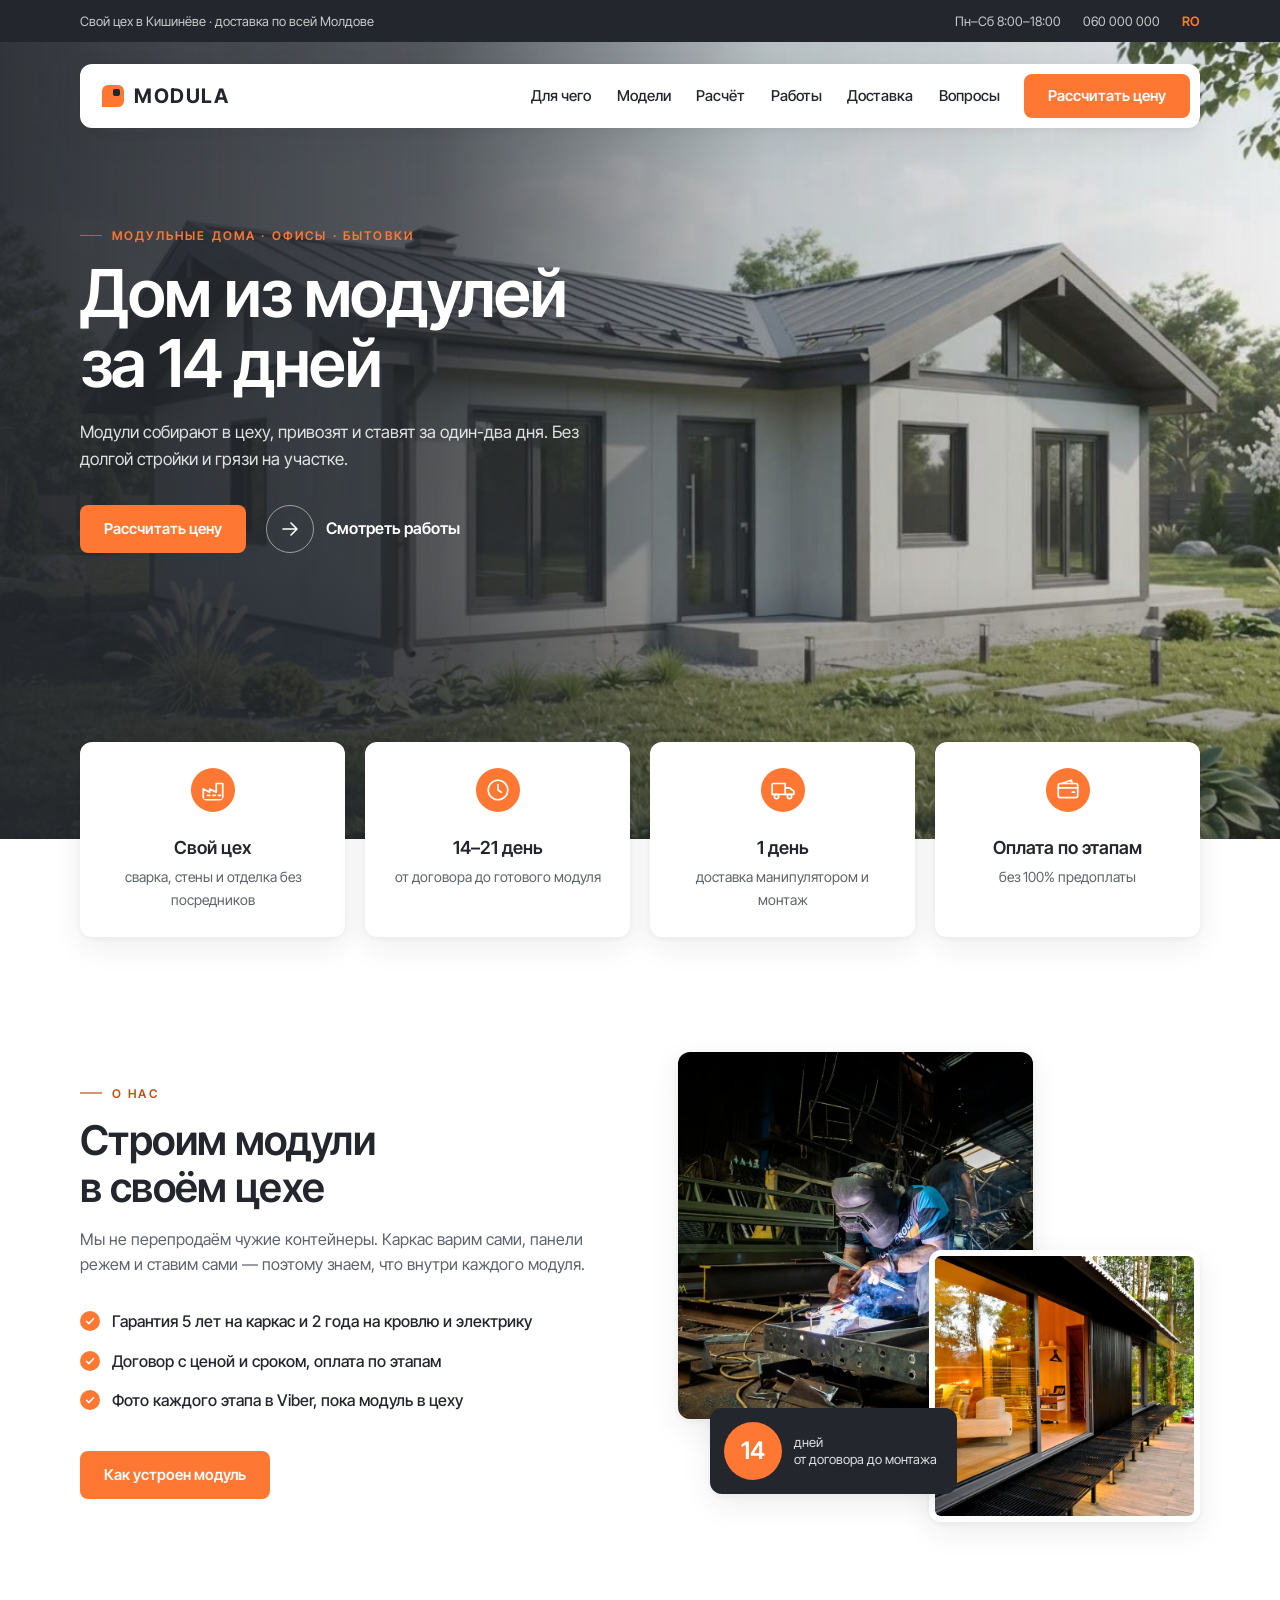
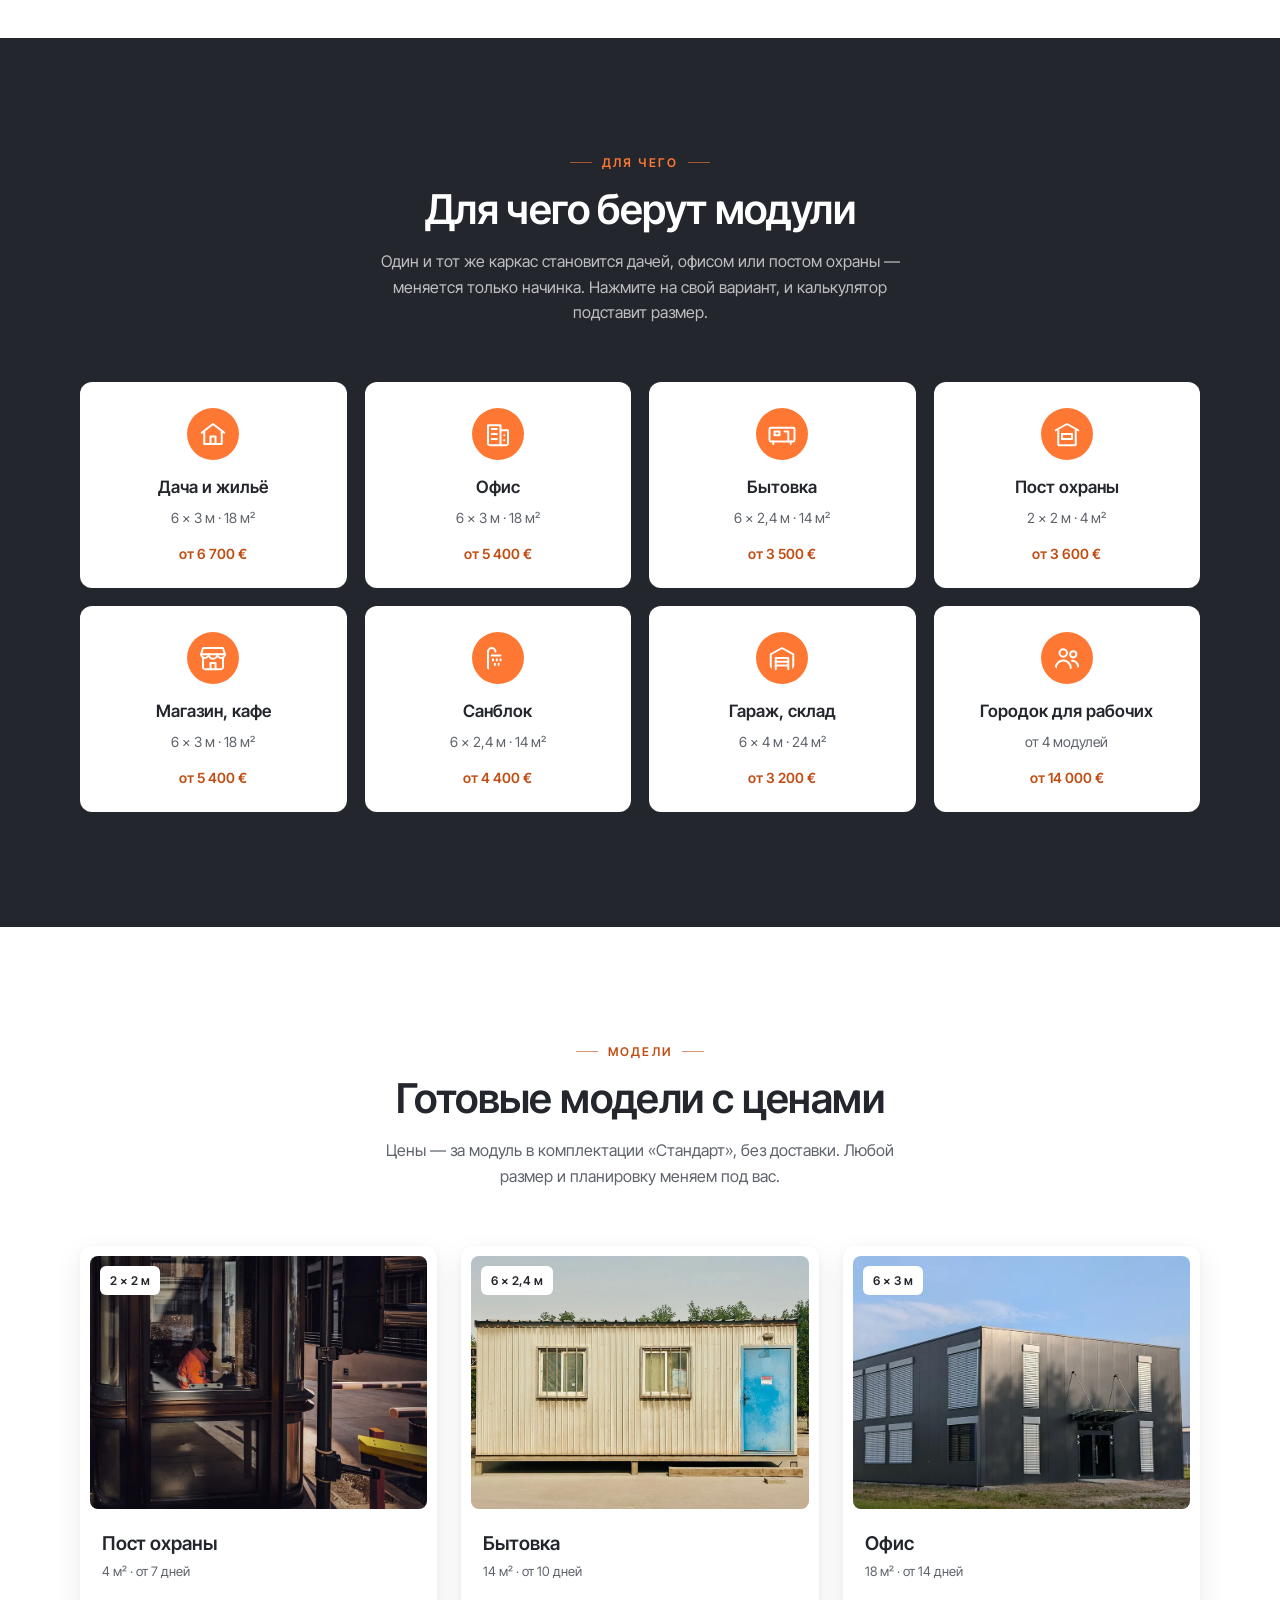
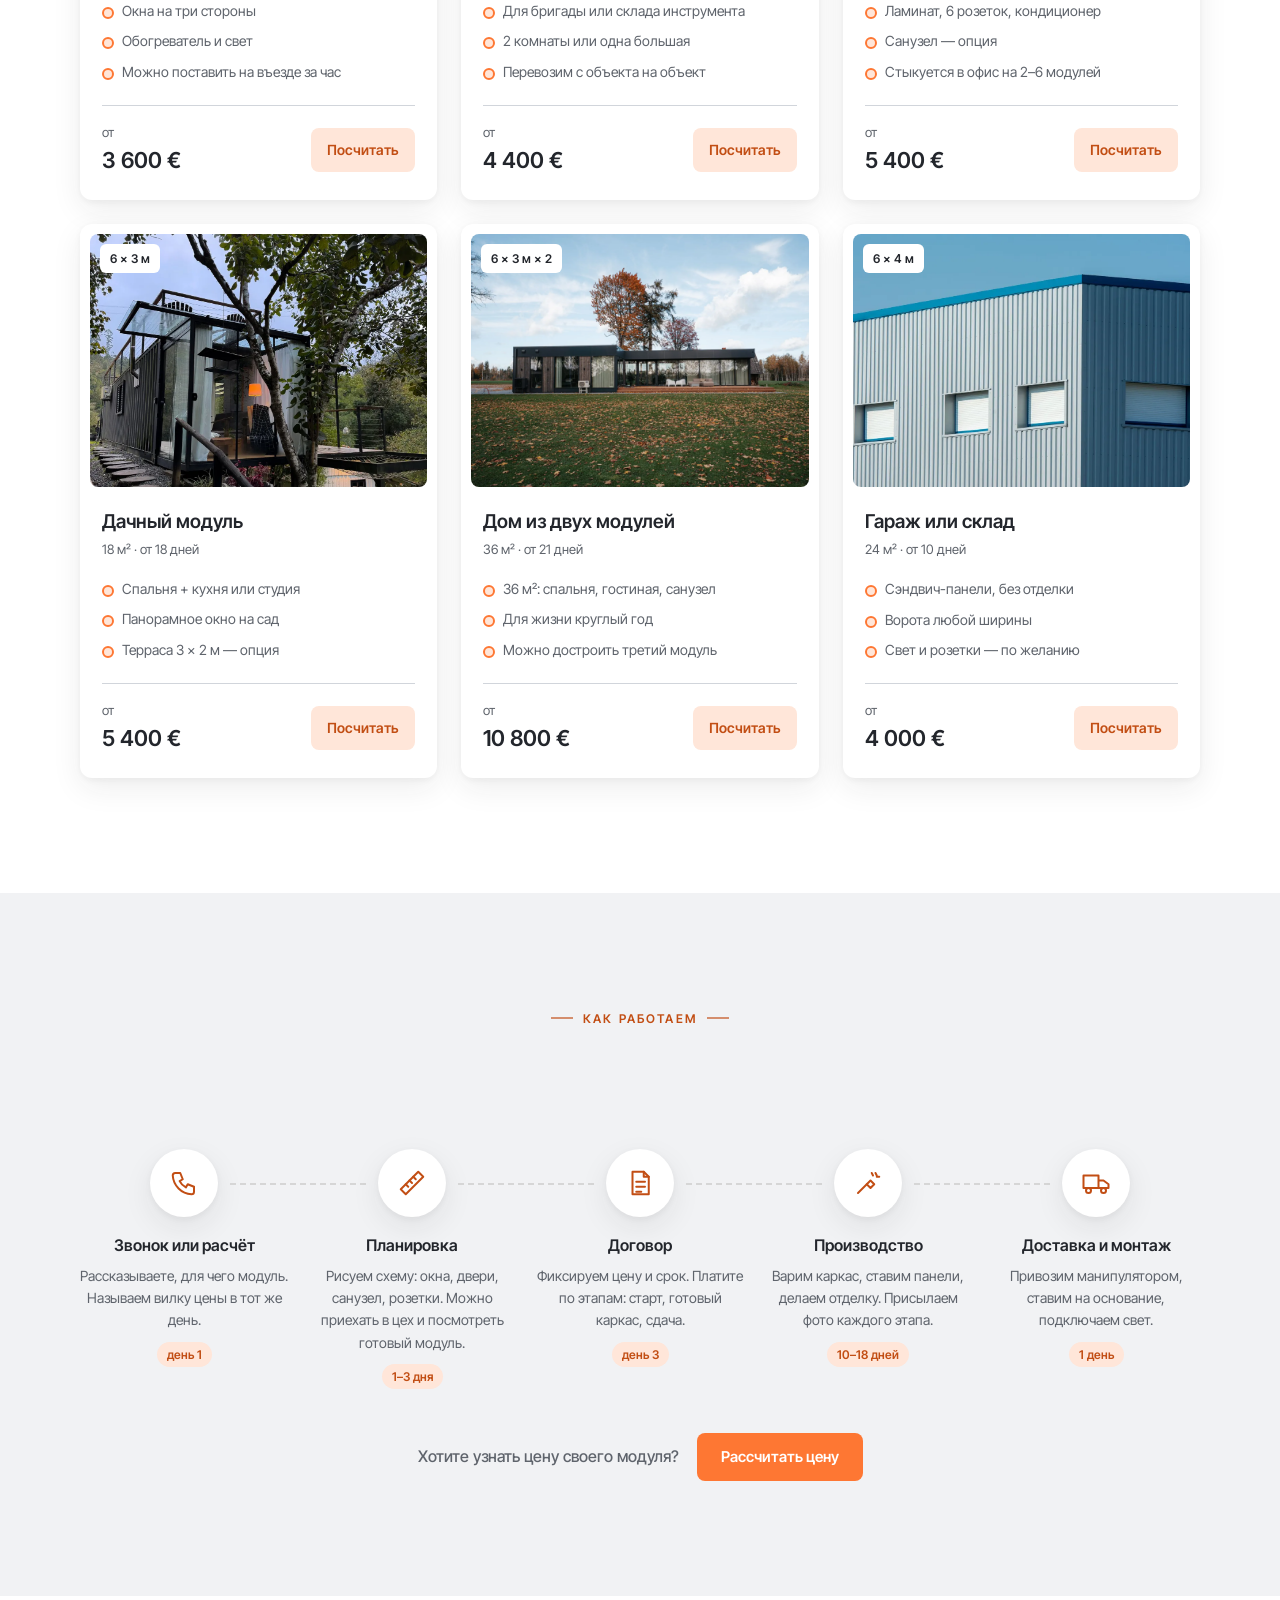
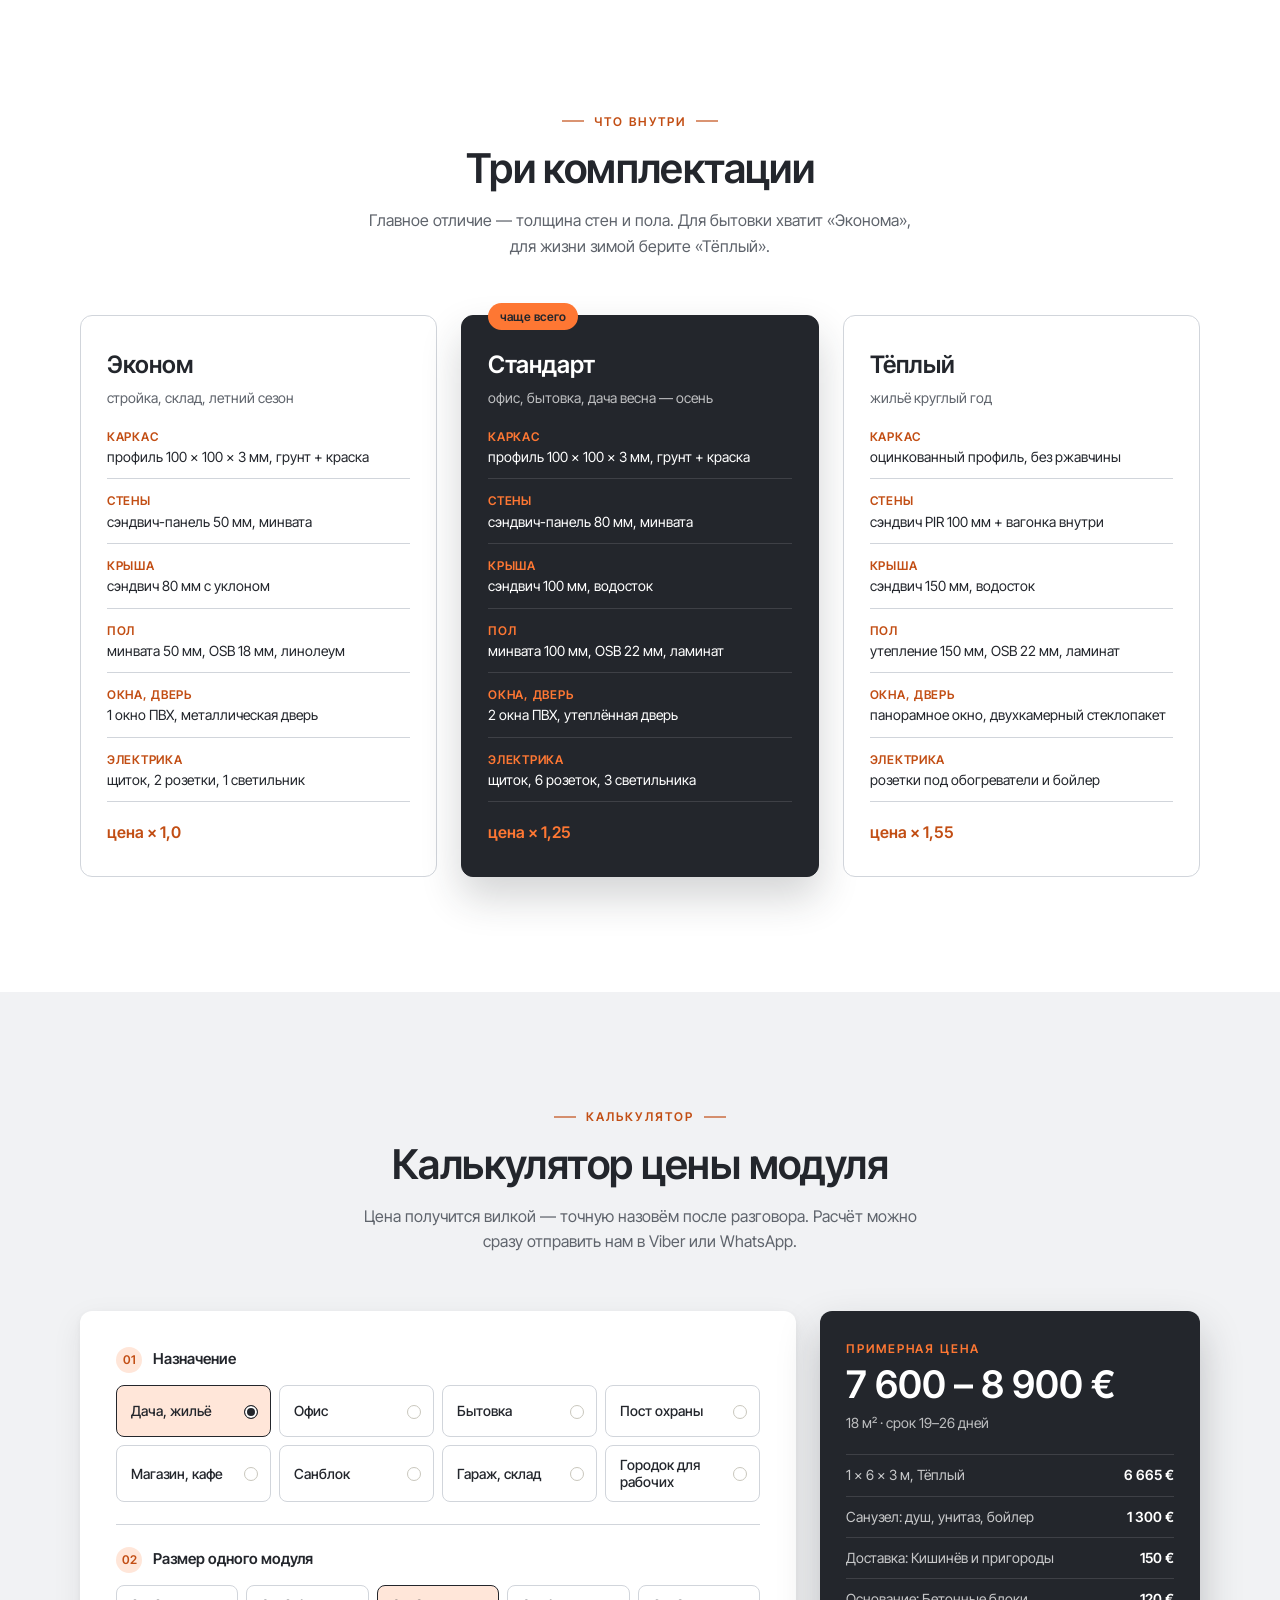
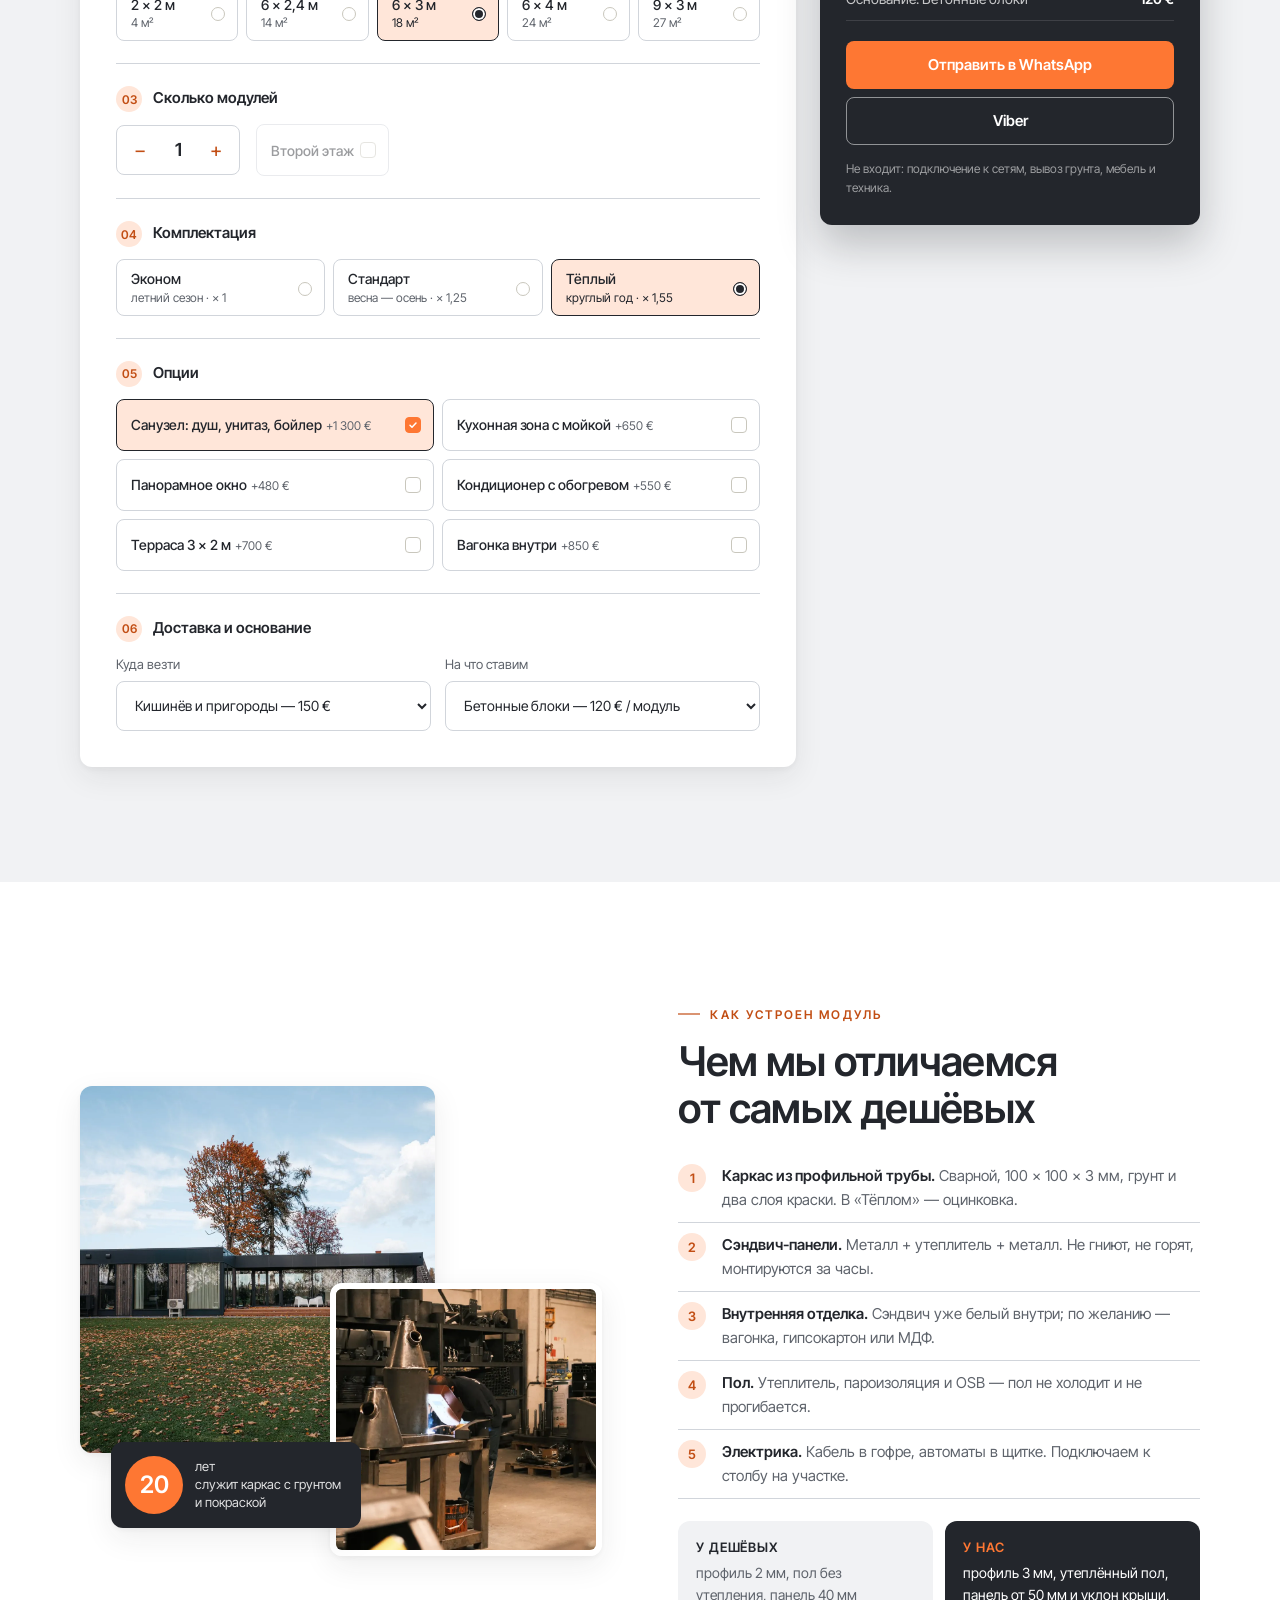
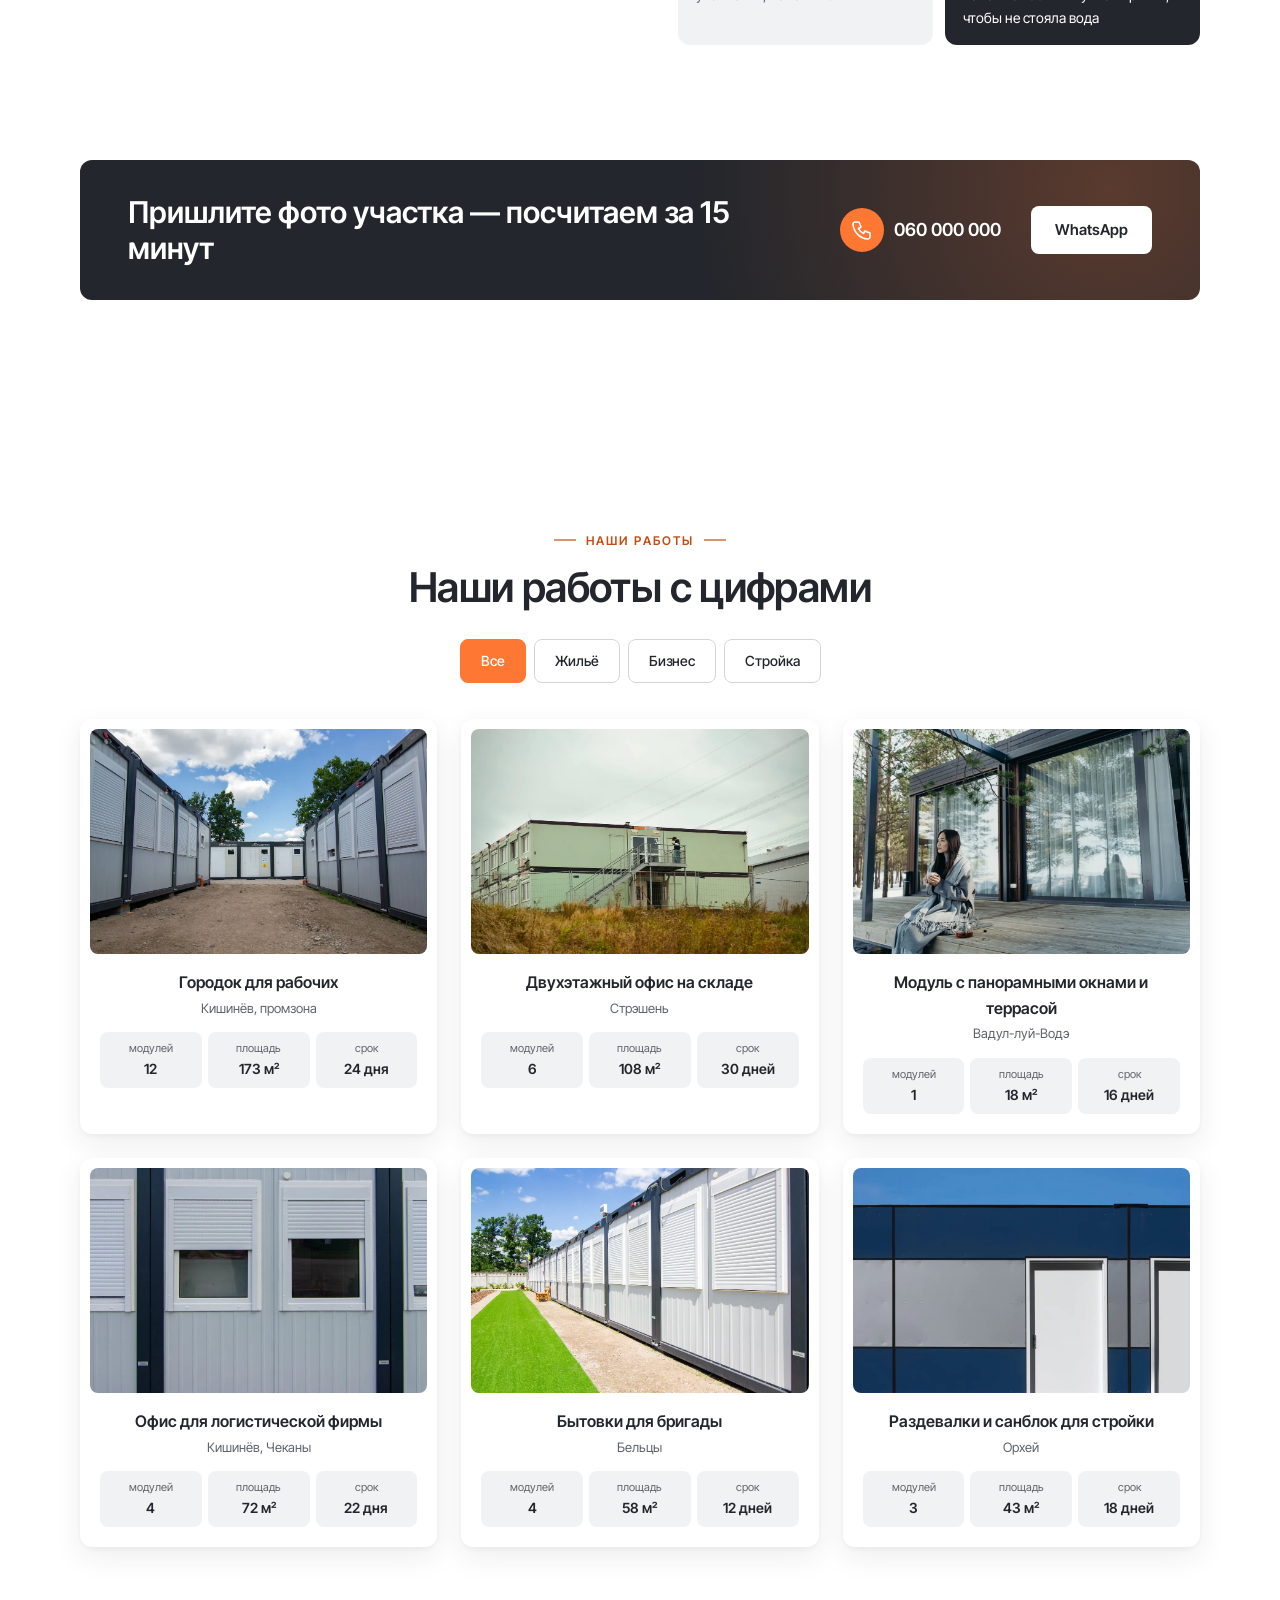
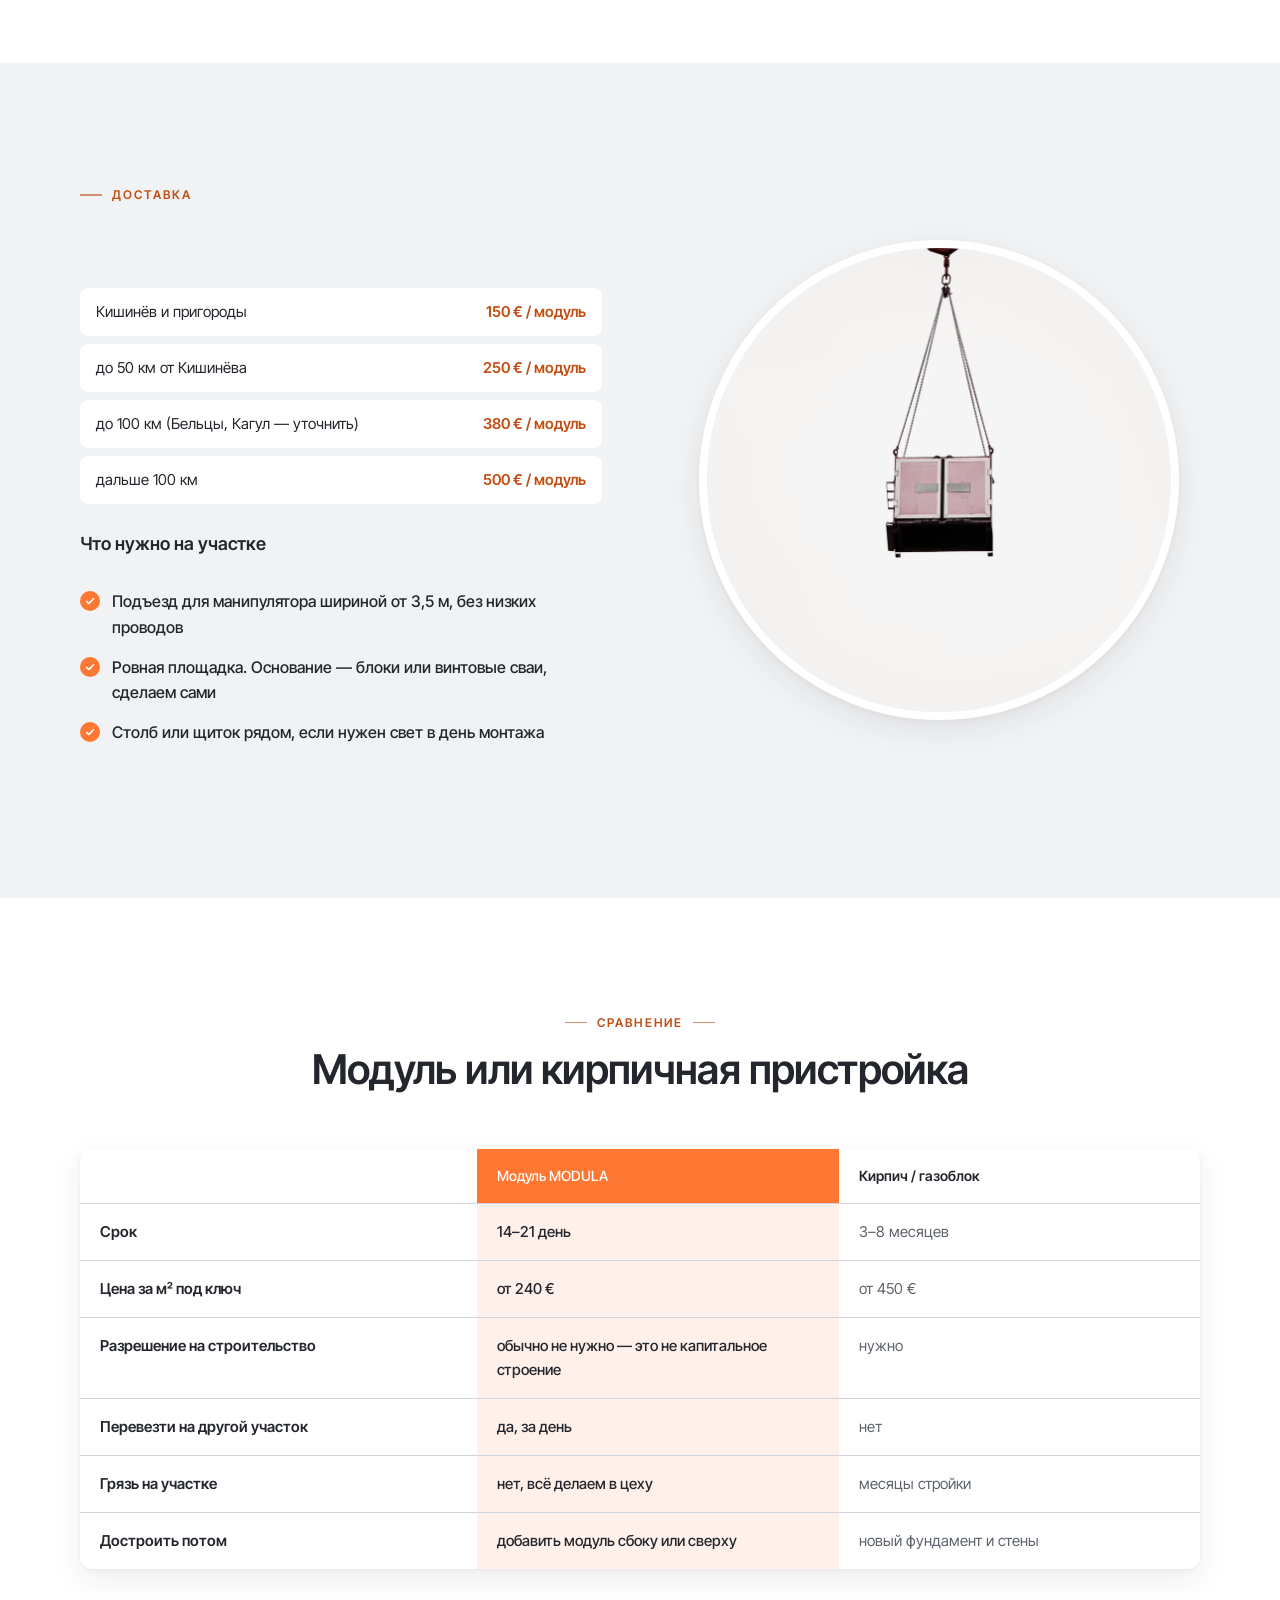
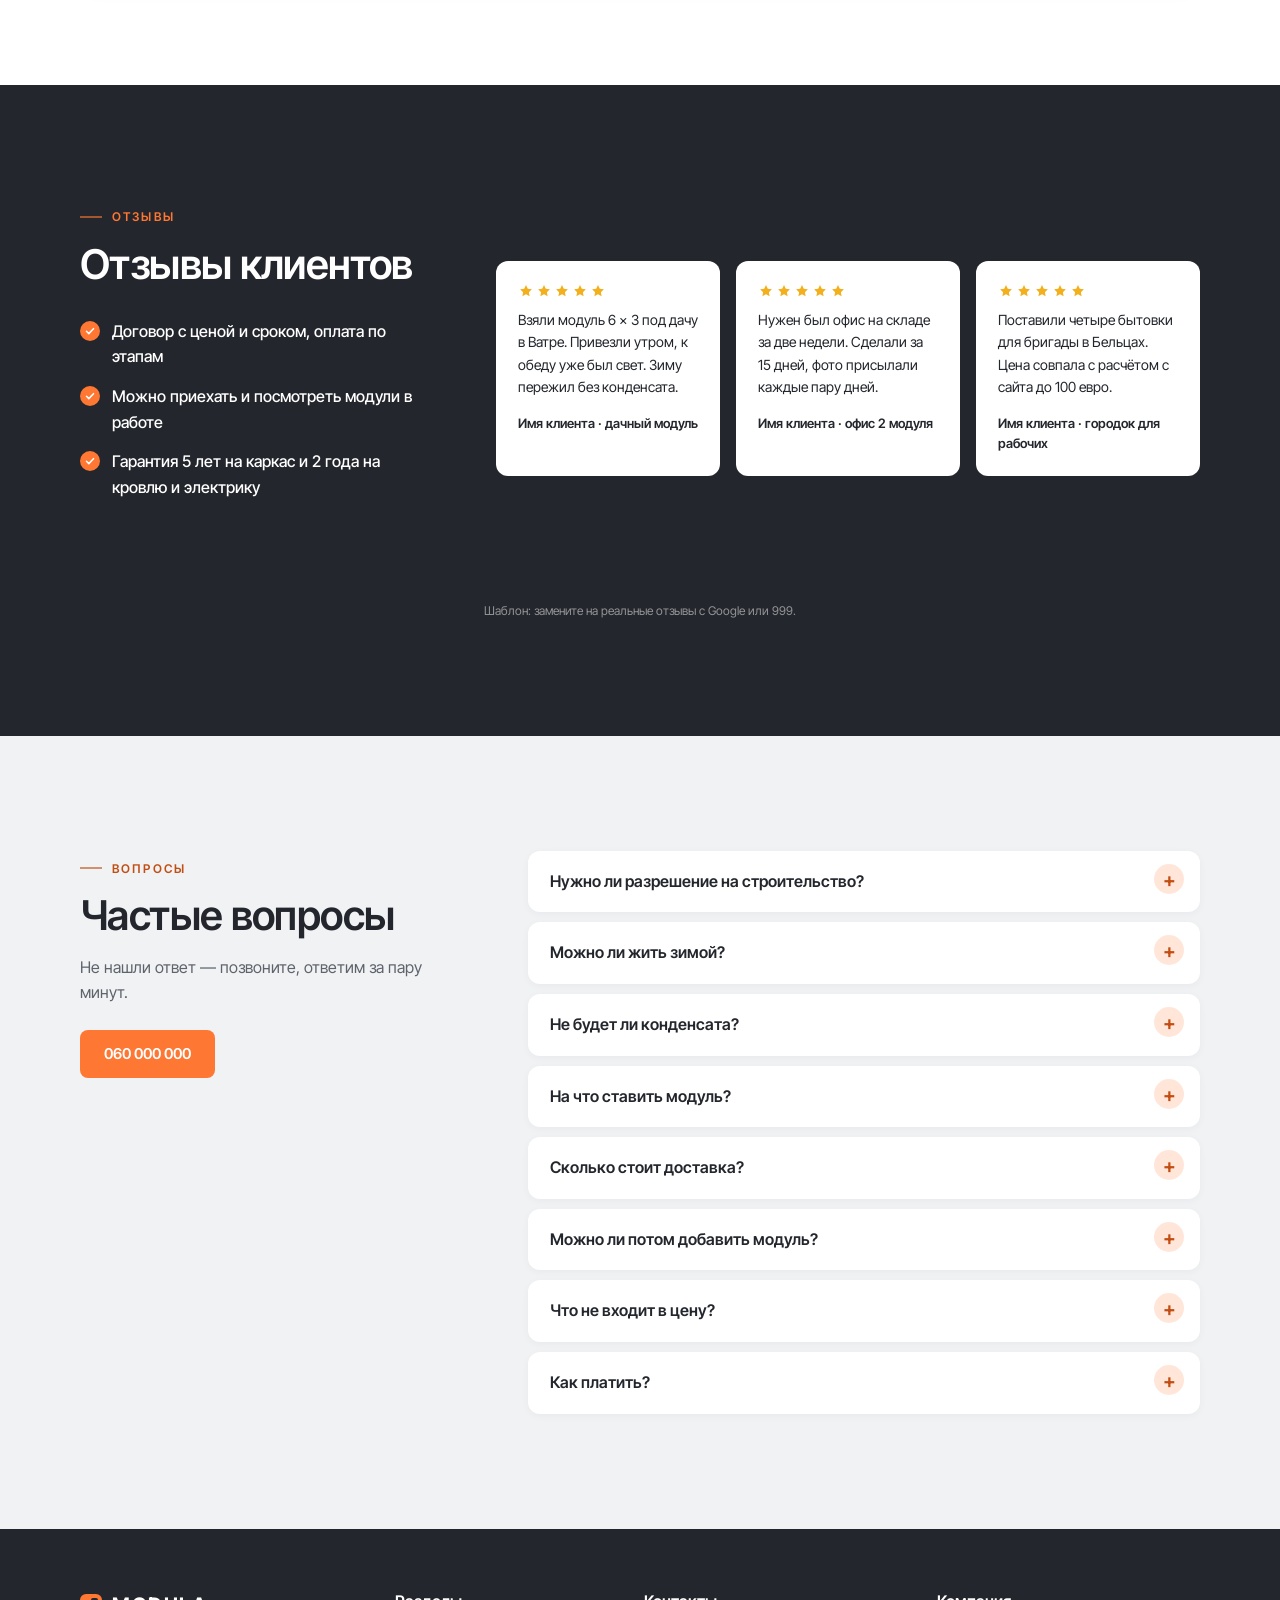
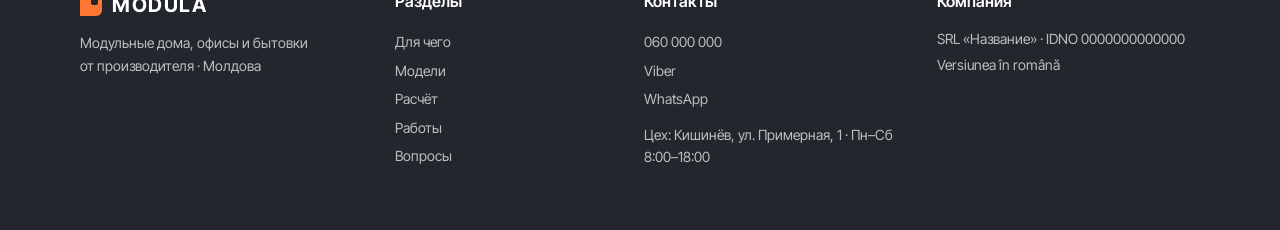
<file: index.html>
<!doctype html>
<html lang="ru">
<head>
<meta charset="utf-8">
<meta name="viewport" content="width=device-width, initial-scale=1">
<title>MODULA — модульные дома, офисы и бытовки от производителя · 060 000 000</title>
<meta name="description" content="Модульные дома, дачные модули, офисы, бытовки и посты охраны из своего цеха в Молдове. Модуль 18 м² от 4 300 €, срок 14 дней, доставка и монтаж за один день. Калькулятор цены онлайн.">
<meta property="og:type" content="website">
<meta property="og:title" content="MODULA — модульные дома и офисы от производителя">
<meta property="og:description" content="Модуль 18 м² от 4 300 €. Свой цех, 14 дней, доставка по Молдове. Посчитайте цену онлайн.">
<meta property="og:locale" content="ru_RU">
<meta property="og:url" content="https://webonix-md.github.io/modula-v2/">
<meta property="og:image" content="https://webonix-md.github.io/modula-v2/img/og/og-square-ru.jpg">
<meta property="og:image:width" content="1200">
<meta property="og:image:height" content="1200">
<link rel="alternate" hreflang="ro" href="ro.html">
<link rel="icon" href="favicon.svg" type="image/svg+xml">
<link rel="preload" href="fonts/InterTight-Regular.woff2" as="font" type="font/woff2" crossorigin>
<link rel="stylesheet" href="style.css?v=9">
</head>
<body>


<svg width="0" height="0" style="position:absolute" aria-hidden="true">
  <defs>
    <symbol id="i-house" viewBox="0 0 24 24"><path d="M3 11 12 4l9 7"/><path d="M5 9.5V20h14V9.5"/><path d="M10 20v-6h4v6"/></symbol>
    <symbol id="i-office" viewBox="0 0 24 24"><path d="M2 21h20"/><path d="M4 21V5h10v16"/><path d="M14 9h6v12"/><path d="M7 8h4M7 12h4M7 16h4M17 13h0M17 17h0"/></symbol>
    <symbol id="i-hut" viewBox="0 0 24 24"><rect x="2" y="7" width="20" height="11" rx="1"/><path d="M5 18v2M19 18v2"/><path d="M6 10h4v3H6zM14 10h3v8"/></symbol>
    <symbol id="i-guard" viewBox="0 0 24 24"><path d="M3 9l9-5 9 5"/><path d="M5 9v12h14V9"/><path d="M8 12h8v4H8z"/></symbol>
    <symbol id="i-shop" viewBox="0 0 24 24"><path d="M4 4h16l1.5 5H2.5z"/><path d="M2.5 9a3 3 0 0 0 6 0 3 3 0 0 0 7 0 3 3 0 0 0 6 0"/><path d="M4 12v9h16v-9"/><path d="M10 21v-5h4v5"/></symbol>
    <symbol id="i-shower" viewBox="0 0 24 24"><path d="M4 21V7a3 3 0 0 1 6 0"/><path d="M7 10h7"/><path d="M8 13v1M11 13v1M14 13v1M9.5 16.5v1M12.5 16.5v1"/></symbol>
    <symbol id="i-garage" viewBox="0 0 24 24"><path d="M3 21V9l9-5 9 5v12"/><path d="M7 21v-9h10v9"/><path d="M7 15h10M7 18h10"/></symbol>
    <symbol id="i-team" viewBox="0 0 24 24"><circle cx="9" cy="8" r="3"/><path d="M3 20a6 6 0 0 1 12 0"/><circle cx="17" cy="9" r="2.5"/><path d="M16 14.2A5 5 0 0 1 21 19"/></symbol>
    <symbol id="i-factory" viewBox="0 0 24 24"><path d="M2 21h20"/><path d="M3 21V11l6 3v-3l6 3V6h6v15"/><path d="M7 17h2M12 17h2M17 17h2"/></symbol>
    <symbol id="i-clock" viewBox="0 0 24 24"><circle cx="12" cy="12" r="9"/><path d="M12 7v5l3 2"/></symbol>
    <symbol id="i-truck" viewBox="0 0 24 24"><path d="M2 6h12v10H2zM14 10h4l4 3v3h-8"/><circle cx="6" cy="18" r="2"/><circle cx="18" cy="18" r="2"/></symbol>
    <symbol id="i-wallet" viewBox="0 0 24 24"><rect x="3" y="6" width="18" height="13" rx="2"/><path d="M3 10h18"/><path d="M16 14h2"/><path d="M6 6l9-3 1 3"/></symbol>
    <symbol id="i-phone" viewBox="0 0 24 24"><path d="M5 4h4l2 5-2.5 1.5a11 11 0 0 0 5 5L15 13l5 2v4a2 2 0 0 1-2 2A16 16 0 0 1 3 6a2 2 0 0 1 2-2"/></symbol>
    <symbol id="i-ruler" viewBox="0 0 24 24"><path d="M3 17 17 3l4 4L7 21z"/><path d="M7 13l2 2M10 10l2 2M13 7l2 2"/></symbol>
    <symbol id="i-contract" viewBox="0 0 24 24"><path d="M6 3h9l4 4v14H6z"/><path d="M15 3v4h4"/><path d="M9 11h7M9 15h7M9 19h4"/></symbol>
    <symbol id="i-weld" viewBox="0 0 24 24"><path d="M4 20l7-7"/><path d="M11 13l3-3 3 3-3 3z"/><path d="M18 4l1 2M21 7l-2 0M16 6l-1-2"/></symbol>
    <symbol id="i-check" viewBox="0 0 24 24"><path d="M5 12.5l4.5 4.5L19 7.5"/></symbol>
    <symbol id="i-arrow" viewBox="0 0 24 24"><path d="M5 12h14M13 6l6 6-6 6"/></symbol>
    <symbol id="i-star" viewBox="0 0 24 24"><path d="M12 3l2.7 5.6 6.1.9-4.4 4.3 1 6.1L12 17l-5.4 2.9 1-6.1L3.2 9.5l6.1-.9z"/></symbol>
    <symbol id="i-pin" viewBox="0 0 24 24"><path d="M12 21s-7-6.2-7-11.5A7 7 0 0 1 19 9.5C19 14.8 12 21 12 21z"/><circle cx="12" cy="9.5" r="2.5"/></symbol>
  </defs>
</svg>

<!-- ============ ВЕРХНЯЯ ПОЛОСА ============ -->
<div class="topbar">
  <div class="wrap topbar__in">
    <p>Свой цех в Кишинёве · доставка по всей Молдове</p>
    <p class="topbar__r"><span>Пн–Сб 8:00–18:00</span><a href="tel:+37360000000">060 000 000</a><a href="ro.html" hreflang="ro" class="topbar__lang">RO</a></p>
  </div>
</div>

<!-- ============ HERO ============ -->
<header class="hero" id="top">
  <video class="hero__bg" autoplay muted loop playsinline preload="auto" poster="img/hero-video.jpg?v=2" aria-hidden="true">
    <source src="img/hero-video.mp4?v=2" type="video/mp4">
  </video>
  <div class="wrap">
    <div class="navbar">
      <a class="logo" href="#top" aria-label="MODULA — на главную"><i></i>MODULA</a>
      <nav class="nav" aria-label="Меню">
        <a href="#uses">Для чего</a>
        <a href="#models">Модели</a>
        <a href="#calc">Расчёт</a>
        <a href="#works">Работы</a>
        <a href="#delivery">Доставка</a>
        <a href="#faq">Вопросы</a>
      </nav>
      <a class="btn btn--green navbar__cta" href="#calc">Рассчитать цену</a>
      <button class="burger" id="burger" aria-label="Открыть меню" aria-expanded="false"><i></i><i></i><i></i></button>
    </div>

    <div class="hero__text">
      <p class="eyebrow eyebrow--light">Модульные дома · офисы · бытовки</p>
      <h1>Дом из модулей за 14 дней</h1>
      <p class="hero__lead">Модули собирают в цеху, привозят и ставят за один-два дня. Без долгой стройки и грязи на участке.</p>
      <div class="hero__btns">
        <a class="btn btn--green" href="#calc">Рассчитать цену</a>
        <a class="hero__play" href="#works"><span><svg><use href="#i-arrow"/></svg></span>Смотреть работы</a>
      </div>
    </div>
  </div>
</header>

<!-- ============ КАРТОЧКИ ПОВЕРХ HERO ============ -->
<section class="facts" aria-label="Коротко о нас">
  <div class="wrap facts__row">
    <article class="fcard"><svg><use href="#i-factory"/></svg><h3>Свой цех</h3><p>сварка, стены и отделка без посредников</p></article>
    <article class="fcard"><svg><use href="#i-clock"/></svg><h3>14–21 день</h3><p>от договора до готового модуля</p></article>
    <article class="fcard"><svg><use href="#i-truck"/></svg><h3>1 день</h3><p>доставка манипулятором и монтаж</p></article>
    <article class="fcard"><svg><use href="#i-wallet"/></svg><h3>Оплата по этапам</h3><p>без 100% предоплаты</p></article>
  </div>
</section>

<!-- ============ О НАС ============ -->
<section class="sec" id="about">
  <div class="wrap about">
    <div class="about__text">
      <p class="eyebrow">О нас</p>
      <h2 class="title">Строим модули в своём цехе</h2>
      <p class="lead">Мы не перепродаём чужие контейнеры. Каркас варим сами, панели режем и ставим сами — поэтому знаем, что внутри каждого модуля.</p>
      <ul class="ticks">
        <li>Гарантия 5 лет на каркас и 2 года на кровлю и электрику</li>
        <li>Договор с ценой и сроком, оплата по этапам</li>
        <li>Фото каждого этапа в Viber, пока модуль в цеху</li>
      </ul>
      <a class="btn btn--green" href="#build">Как устроен модуль</a>
    </div>
    <div class="about__pics">
      <img class="about__p1" src="img/shop-weld.webp" alt="Сварщик варит каркас модуля в цеху" loading="lazy">
      <img class="about__p2" src="img/hero-3.webp" alt="Модуль с панорамным остеклением вечером, внутри горит свет" loading="lazy">
      <div class="badge"><b>14</b><span>дней<br>от договора до монтажа</span></div>
    </div>
  </div>
</section>

<!-- ============ ДЛЯ ЧЕГО (тёмно-зелёная) ============ -->
<section class="sec sec--dark" id="uses">
  <div class="wrap">
    <p class="eyebrow eyebrow--light eyebrow--c">Для чего</p>
    <h2 class="title title--c">Для чего берут модули</h2>
    <p class="lead lead--c">Один и тот же каркас становится дачей, офисом или постом охраны — меняется только начинка. Нажмите на свой вариант, и калькулятор подставит размер.</p>
    <div class="ucards" id="ucards">
      <button class="ucard" data-type="dacha"><svg><use href="#i-house"/></svg><h3>Дача и жильё</h3><p>6 × 3 м · 18 м²</p><span class="ucard__p" data-p="dacha"></span></button>
      <button class="ucard" data-type="office"><svg><use href="#i-office"/></svg><h3>Офис</h3><p>6 × 3 м · 18 м²</p><span class="ucard__p" data-p="office"></span></button>
      <button class="ucard" data-type="bytovka"><svg><use href="#i-hut"/></svg><h3>Бытовка</h3><p>6 × 2,4 м · 14 м²</p><span class="ucard__p" data-p="bytovka"></span></button>
      <button class="ucard" data-type="post"><svg><use href="#i-guard"/></svg><h3>Пост охраны</h3><p>2 × 2 м · 4 м²</p><span class="ucard__p" data-p="post"></span></button>
      <button class="ucard" data-type="shop"><svg><use href="#i-shop"/></svg><h3>Магазин, кафе</h3><p>6 × 3 м · 18 м²</p><span class="ucard__p" data-p="shop"></span></button>
      <button class="ucard" data-type="sanblok"><svg><use href="#i-shower"/></svg><h3>Санблок</h3><p>6 × 2,4 м · 14 м²</p><span class="ucard__p" data-p="sanblok"></span></button>
      <button class="ucard" data-type="sklad"><svg><use href="#i-garage"/></svg><h3>Гараж, склад</h3><p>6 × 4 м · 24 м²</p><span class="ucard__p" data-p="sklad"></span></button>
      <button class="ucard" data-type="gorodok"><svg><use href="#i-team"/></svg><h3>Городок для рабочих</h3><p>от 4 модулей</p><span class="ucard__p" data-p="gorodok"></span></button>
    </div>
  </div>
</section>

<!-- ============ МОДЕЛИ ============ -->
<section class="sec" id="models">
  <div class="wrap">
    <p class="eyebrow eyebrow--c">Модели</p>
    <h2 class="title title--c">Готовые модели с ценами</h2>
    <p class="lead lead--c">Цены — за модуль в комплектации «Стандарт», без доставки. Любой размер и планировку меняем под вас.</p>
    <div class="models" id="modelsGrid"></div>
  </div>
</section>

<!-- ============ ПРОЦЕСС ============ -->
<section class="sec sec--cream" id="steps">
  <div class="wrap">
    <p class="eyebrow eyebrow--c">Как работаем</p>
    <h2 class="title title--c">Пять шагов до готового модуля</h2>
    <ol class="steps">
      <li><span class="steps__ic"><svg><use href="#i-phone"/></svg></span><h3>Звонок или расчёт</h3><p>Рассказываете, для чего модуль. Называем вилку цены в тот же день.</p><em>день 1</em></li>
      <li><span class="steps__ic"><svg><use href="#i-ruler"/></svg></span><h3>Планировка</h3><p>Рисуем схему: окна, двери, санузел, розетки. Можно приехать в цех и посмотреть готовый модуль.</p><em>1–3 дня</em></li>
      <li><span class="steps__ic"><svg><use href="#i-contract"/></svg></span><h3>Договор</h3><p>Фиксируем цену и срок. Платите по этапам: старт, готовый каркас, сдача.</p><em>день 3</em></li>
      <li><span class="steps__ic"><svg><use href="#i-weld"/></svg></span><h3>Производство</h3><p>Варим каркас, ставим панели, делаем отделку. Присылаем фото каждого этапа.</p><em>10–18 дней</em></li>
      <li><span class="steps__ic"><svg><use href="#i-truck"/></svg></span><h3>Доставка и монтаж</h3><p>Привозим манипулятором, ставим на основание, подключаем свет.</p><em>1 день</em></li>
    </ol>
    <p class="steps__cta">Хотите узнать цену своего модуля? <a class="btn btn--green" href="#calc">Рассчитать цену</a></p>
  </div>
</section>

<!-- ============ КОМПЛЕКТАЦИИ ============ -->
<section class="sec" id="kits">
  <div class="wrap">
    <p class="eyebrow eyebrow--c">Что внутри</p>
    <h2 class="title title--c">Три комплектации</h2>
    <p class="lead lead--c">Главное отличие — толщина стен и пола. Для бытовки хватит «Эконома», для жизни зимой берите «Тёплый».</p>
    <div class="kits">
      <article class="kit">
        <h3>Эконом</h3><p class="kit__for">стройка, склад, летний сезон</p>
        <dl>
          <dt>Каркас</dt><dd>профиль 100 × 100 × 3 мм, грунт + краска</dd>
          <dt>Стены</dt><dd>сэндвич-панель 50 мм, минвата</dd>
          <dt>Крыша</dt><dd>сэндвич 80 мм с уклоном</dd>
          <dt>Пол</dt><dd>минвата 50 мм, OSB 18 мм, линолеум</dd>
          <dt>Окна, дверь</dt><dd>1 окно ПВХ, металлическая дверь</dd>
          <dt>Электрика</dt><dd>щиток, 2 розетки, 1 светильник</dd>
        </dl>
        <p class="kit__k">цена × 1,0</p>
      </article>
      <article class="kit kit--on">
        <span class="kit__tag">чаще всего</span>
        <h3>Стандарт</h3><p class="kit__for">офис, бытовка, дача весна — осень</p>
        <dl>
          <dt>Каркас</dt><dd>профиль 100 × 100 × 3 мм, грунт + краска</dd>
          <dt>Стены</dt><dd>сэндвич-панель 80 мм, минвата</dd>
          <dt>Крыша</dt><dd>сэндвич 100 мм, водосток</dd>
          <dt>Пол</dt><dd>минвата 100 мм, OSB 22 мм, ламинат</dd>
          <dt>Окна, дверь</dt><dd>2 окна ПВХ, утеплённая дверь</dd>
          <dt>Электрика</dt><dd>щиток, 6 розеток, 3 светильника</dd>
        </dl>
        <p class="kit__k">цена × 1,25</p>
      </article>
      <article class="kit">
        <h3>Тёплый</h3><p class="kit__for">жильё круглый год</p>
        <dl>
          <dt>Каркас</dt><dd>оцинкованный профиль, без ржавчины</dd>
          <dt>Стены</dt><dd>сэндвич PIR 100 мм + вагонка внутри</dd>
          <dt>Крыша</dt><dd>сэндвич 150 мм, водосток</dd>
          <dt>Пол</dt><dd>утепление 150 мм, OSB 22 мм, ламинат</dd>
          <dt>Окна, дверь</dt><dd>панорамное окно, двухкамерный стеклопакет</dd>
          <dt>Электрика</dt><dd>розетки под обогреватели и бойлер</dd>
        </dl>
        <p class="kit__k">цена × 1,55</p>
      </article>
    </div>
  </div>
</section>

<!-- ============ КАЛЬКУЛЯТОР ============ -->
<section class="sec sec--cream" id="calc">
  <div class="wrap">
    <p class="eyebrow eyebrow--c">Калькулятор</p>
    <h2 class="title title--c">Калькулятор цены модуля</h2>
    <p class="lead lead--c">Цена получится вилкой — точную назовём после разговора. Расчёт можно сразу отправить нам в Viber или WhatsApp.</p>

    <div class="calc">
      <div class="calc__form">
        <fieldset class="cf">
          <legend><i>01</i> Назначение</legend>
          <div class="chips" id="cType"></div>
        </fieldset>
        <fieldset class="cf">
          <legend><i>02</i> Размер одного модуля</legend>
          <div class="chips" id="cSize"></div>
        </fieldset>
        <fieldset class="cf cf--row">
          <legend><i>03</i> Сколько модулей</legend>
          <div class="stepper">
            <button type="button" id="cMinus" aria-label="Меньше">−</button>
            <output id="cCount">1</output>
            <button type="button" id="cPlus" aria-label="Больше">+</button>
          </div>
          <label class="tog"><input type="checkbox" id="cFloor2"> <span>Второй этаж</span></label>
        </fieldset>
        <fieldset class="cf">
          <legend><i>04</i> Комплектация</legend>
          <div class="chips" id="cKit"></div>
        </fieldset>
        <fieldset class="cf">
          <legend><i>05</i> Опции</legend>
          <div class="checks" id="cOpts"></div>
        </fieldset>
        <fieldset class="cf cf--2">
          <legend><i>06</i> Доставка и основание</legend>
          <label class="sel"><span>Куда везти</span><select id="cZone"></select></label>
          <label class="sel"><span>На что ставим</span><select id="cBase"></select></label>
        </fieldset>
      </div>

      <aside class="calc__res" aria-live="polite">
        <p class="res__cap">Примерная цена</p>
        <p class="res__sum"><span id="rFrom">—</span> – <span id="rTo">—</span> €</p>
        <p class="res__meta"><span id="rArea">18 м²</span> · срок <span id="rDays">14</span> дней</p>
        <ul class="res__lines" id="rLines"></ul>
        <div class="res__btns">
          <a class="btn btn--lime" id="rWa" href="#" target="_blank" rel="noopener">Отправить в WhatsApp</a>
          <a class="btn btn--line" id="rViber" href="#">Viber</a>
        </div>
        <p class="res__note">Не входит: подключение к сетям, вывоз грунта, мебель и техника.</p>
      </aside>
    </div>
  </div>
</section>

<!-- ============ КАК УСТРОЕН / ПОЧЕМУ МЫ ============ -->
<section class="sec" id="build">
  <div class="wrap about about--rev">
    <div class="about__text">
      <p class="eyebrow">Как устроен модуль</p>
      <h2 class="title">Чем мы отличаемся от самых дешёвых</h2>
      <ol class="layers">
        <li><b>Каркас из профильной трубы.</b> Сварной, 100 × 100 × 3 мм, грунт и два слоя краски. В «Тёплом» — оцинковка.</li>
        <li><b>Сэндвич-панели.</b> Металл + утеплитель + металл. Не гниют, не горят, монтируются за часы.</li>
        <li><b>Внутренняя отделка.</b> Сэндвич уже белый внутри; по желанию — вагонка, гипсокартон или МДФ.</li>
        <li><b>Пол.</b> Утеплитель, пароизоляция и OSB — пол не холодит и не прогибается.</li>
        <li><b>Электрика.</b> Кабель в гофре, автоматы в щитке. Подключаем к столбу на участке.</li>
      </ol>
      <div class="vs">
        <p><span>У дешёвых</span>профиль 2 мм, пол без утепления, панель 40 мм</p>
        <p><span>У нас</span>профиль 3 мм, утеплённый пол, панель от 50 мм и уклон крыши, чтобы не стояла вода</p>
      </div>
    </div>
    <div class="about__pics">
      <img class="about__p1" src="img/hero-2.webp" alt="Одноэтажный модульный дом с панорамным остеклением и террасой осенью" loading="lazy">
      <img class="about__p2" src="img/shop-hall.webp" alt="Цех металлоконструкций" loading="lazy">
      <div class="badge"><b>20</b><span>лет<br>служит каркас с грунтом и покраской</span></div>
    </div>
  </div>
</section>

<!-- ============ CTA-ПОЛОСА ============ -->
<section class="cta">
  <div class="wrap">
    <div class="cta__box">
      <h2>Пришлите фото участка — посчитаем за 15 минут</h2>
      <a class="cta__tel" href="tel:+37360000000"><svg><use href="#i-phone"/></svg>060 000 000</a>
      <a class="btn btn--white" href="https://wa.me/37360000000?text=%D0%97%D0%B4%D1%80%D0%B0%D0%B2%D1%81%D1%82%D0%B2%D1%83%D0%B9%D1%82%D0%B5!%20%D0%A5%D0%BE%D1%87%D1%83%20%D0%BC%D0%BE%D0%B4%D1%83%D0%BB%D1%8C%2C%20%D0%BF%D1%80%D0%B8%D1%81%D1%8B%D0%BB%D0%B0%D1%8E%20%D1%84%D0%BE%D1%82%D0%BE%20%D1%83%D1%87%D0%B0%D1%81%D1%82%D0%BA%D0%B0." target="_blank" rel="noopener">WhatsApp</a>
    </div>
  </div>
</section>

<!-- ============ РАБОТЫ ============ -->
<section class="sec" id="works">
  <div class="wrap">
    <p class="eyebrow eyebrow--c">Наши работы</p>
    <h2 class="title title--c">Наши работы с цифрами</h2>
    <div class="filters" id="wFilters" role="tablist">
      <button class="is-on" data-f="all">Все</button>
      <button data-f="life">Жильё</button>
      <button data-f="biz">Бизнес</button>
      <button data-f="site">Стройка</button>
    </div>
    <div class="works" id="worksGrid"></div>
  </div>
</section>

<!-- ============ ДОСТАВКА ============ -->
<section class="sec sec--cream" id="delivery">
  <div class="wrap about">
    <div class="about__text">
      <p class="eyebrow">Доставка</p>
      <h2 class="title">Доставка по всей Молдове</h2>
      <ul class="zones" id="zonesList"></ul>
      <h3 class="sub">Что нужно на участке</h3>
      <ul class="ticks">
        <li>Подъезд для манипулятора шириной от 3,5 м, без низких проводов</li>
        <li>Ровная площадка. Основание — блоки или винтовые сваи, сделаем сами</li>
        <li>Столб или щиток рядом, если нужен свет в день монтажа</li>
      </ul>
    </div>
    <div class="deliv__img"><img src="img/delivery.webp" alt="Модуль висит на стропах крана" loading="lazy"></div>
  </div>
</section>

<!-- ============ СРАВНЕНИЕ ============ -->
<section class="sec" id="compare">
  <div class="wrap">
    <p class="eyebrow eyebrow--c">Сравнение</p>
    <h2 class="title title--c">Модуль или кирпичная пристройка</h2>
    <div class="cmp" role="table">
      <div class="cmp__r cmp__h" role="row"><span role="columnheader"></span><span role="columnheader">Модуль MODULA</span><span role="columnheader">Кирпич / газоблок</span></div>
      <div class="cmp__r" role="row"><span role="rowheader">Срок</span><span>14–21 день</span><span>3–8 месяцев</span></div>
      <div class="cmp__r" role="row"><span role="rowheader">Цена за м² под ключ</span><span>от 240 €</span><span>от 450 €</span></div>
      <div class="cmp__r" role="row"><span role="rowheader">Разрешение на строительство</span><span>обычно не нужно — это не капитальное строение</span><span>нужно</span></div>
      <div class="cmp__r" role="row"><span role="rowheader">Перевезти на другой участок</span><span>да, за день</span><span>нет</span></div>
      <div class="cmp__r" role="row"><span role="rowheader">Грязь на участке</span><span>нет, всё делаем в цеху</span><span>месяцы стройки</span></div>
      <div class="cmp__r" role="row"><span role="rowheader">Достроить потом</span><span>добавить модуль сбоку или сверху</span><span>новый фундамент и стены</span></div>
    </div>
  </div>
</section>

<!-- ============ ОТЗЫВЫ (тёмно-зелёная) ============ -->
<section class="sec sec--dark" id="reviews">
  <div class="wrap revs">
    <div class="revs__text">
      <p class="eyebrow eyebrow--light">Отзывы</p>
      <h2 class="title">Отзывы клиентов</h2>
      <ul class="ticks ticks--light">
        <li>Договор с ценой и сроком, оплата по этапам</li>
        <li>Можно приехать и посмотреть модули в работе</li>
        <li>Гарантия 5 лет на каркас и 2 года на кровлю и электрику</li>
      </ul>
    </div>
    <div class="revs__list">
      <blockquote class="rev"><div class="rev__stars"><svg><use href="#i-star"/></svg><svg><use href="#i-star"/></svg><svg><use href="#i-star"/></svg><svg><use href="#i-star"/></svg><svg><use href="#i-star"/></svg></div><p>Взяли модуль 6 × 3 под дачу в Ватре. Привезли утром, к обеду уже был свет. Зиму пережил без конденсата.</p><footer>Имя клиента · дачный модуль</footer></blockquote>
      <blockquote class="rev"><div class="rev__stars"><svg><use href="#i-star"/></svg><svg><use href="#i-star"/></svg><svg><use href="#i-star"/></svg><svg><use href="#i-star"/></svg><svg><use href="#i-star"/></svg></div><p>Нужен был офис на складе за две недели. Сделали за 15 дней, фото присылали каждые пару дней.</p><footer>Имя клиента · офис 2 модуля</footer></blockquote>
      <blockquote class="rev"><div class="rev__stars"><svg><use href="#i-star"/></svg><svg><use href="#i-star"/></svg><svg><use href="#i-star"/></svg><svg><use href="#i-star"/></svg><svg><use href="#i-star"/></svg></div><p>Поставили четыре бытовки для бригады в Бельцах. Цена совпала с расчётом с сайта до 100 евро.</p><footer>Имя клиента · городок для рабочих</footer></blockquote>
    </div>
    <p class="revs__note">Шаблон: замените на реальные отзывы с Google или 999.</p>
  </div>
</section>

<!-- ============ FAQ ============ -->
<section class="sec sec--cream" id="faq">
  <div class="wrap faq">
    <div>
      <p class="eyebrow">Вопросы</p>
      <h2 class="title">Частые вопросы</h2>
      <p class="lead">Не нашли ответ — позвоните, ответим за пару минут.</p>
      <a class="btn btn--green" href="tel:+37360000000">060 000 000</a>
    </div>
    <div class="faq__list">
      <details><summary>Нужно ли разрешение на строительство?</summary><p>Модуль стоит на блоках или сваях, без капитального фундамента, и его можно перевезти. Обычно это не капитальное строение, и разрешение не нужно. Для жилого дома на постоянной основе уточните в примэрии вашего села — подскажем, что спросить.</p></details>
      <details><summary>Можно ли жить зимой?</summary><p>Да, в комплектации «Тёплый»: стены 100 мм PIR, пол 150 мм, двухкамерные стеклопакеты. Модуль 18 м² отапливается одним масляным радиатором или кондиционером на обогрев.</p></details>
      <details><summary>Не будет ли конденсата?</summary><p>Конденсат появляется, когда утеплён только потолок, а пол холодный. У нас утеплены все шесть сторон, пол с пароизоляцией, а на крыше уклон и водосток.</p></details>
      <details><summary>На что ставить модуль?</summary><p>На бетонные блоки или винтовые сваи. Сваи нужны на склоне или мягком грунте. Основание можем сделать сами за день до доставки.</p></details>
      <details><summary>Сколько стоит доставка?</summary><p>По Кишинёву и пригородам — 150 € за модуль, по стране — от 250 €. Цена включает манипулятор и установку на основание.</p></details>
      <details><summary>Можно ли потом добавить модуль?</summary><p>Да. Модули стыкуются боками или ставятся друг на друга. Можно начать с одного и через год добавить второй.</p></details>
      <details><summary>Что не входит в цену?</summary><p>Подключение к воде и канализации, вывоз грунта, мебель и техника. Если нужно, посчитаем отдельно.</p></details>
      <details><summary>Как платить?</summary><p>По этапам: 30% при договоре, 40% когда готов каркас, 30% после монтажа. Для фирм — по счёту с НДС.</p></details>
    </div>
  </div>
</section>

<footer class="foot" id="contacts">
  <div class="wrap foot__row">
    <div>
      <a class="logo logo--foot" href="#top"><i></i>MODULA</a>
      <p>Модульные дома, офисы и бытовки<br>от производителя · Молдова</p>
    </div>
    <div>
      <h4>Разделы</h4>
      <a href="#uses">Для чего</a><a href="#models">Модели</a><a href="#calc">Расчёт</a><a href="#works">Работы</a><a href="#faq">Вопросы</a>
    </div>
    <div>
      <h4>Контакты</h4>
      <a href="tel:+37360000000">060 000 000</a>
      <a href="viber://chat?number=%2B37360000000">Viber</a>
      <a href="https://wa.me/37360000000" target="_blank" rel="noopener">WhatsApp</a>
      <p>Цех: Кишинёв, ул. Примерная, 1 · Пн–Сб 8:00–18:00</p>
    </div>
    <div>
      <h4>Компания</h4>
      <p>SRL «Название» · IDNO 0000000000000</p>
      <a href="ro.html" hreflang="ro">Versiunea în română</a>
    </div>
  </div>
</footer>

<div class="mbar">
  <a href="tel:+37360000000">Позвонить</a>
  <a href="viber://chat?number=%2B37360000000">Viber</a>
  <a class="mbar__calc" href="#calc">Расчёт</a>
</div>

<script type="application/json" id="calc-data">
{
  "phone": "37360000000",
  "types": [
    {"id":"dacha","t":"Дача, жильё","size":"6x3","kit":"warm","opts":["wc"]},
    {"id":"office","t":"Офис","size":"6x3","kit":"std"},
    {"id":"bytovka","t":"Бытовка","size":"6x24","kit":"eco"},
    {"id":"post","t":"Пост охраны","size":"2x2","kit":"std"},
    {"id":"shop","t":"Магазин, кафе","size":"6x3","kit":"std"},
    {"id":"sanblok","t":"Санблок","size":"6x24","kit":"std"},
    {"id":"sklad","t":"Гараж, склад","size":"6x4","kit":"eco"},
    {"id":"gorodok","t":"Городок для рабочих","size":"6x24","kit":"eco","count":4}
  ],
  "sizes": [
    {"id":"2x2","t":"2 × 2 м","m2":4,"price":2900},
    {"id":"6x24","t":"6 × 2,4 м","m2":14.4,"price":3500},
    {"id":"6x3","t":"6 × 3 м","m2":18,"price":4300},
    {"id":"6x4","t":"6 × 4 м","m2":24,"price":3200,"note":"без окон и отделки, гараж/склад"},
    {"id":"9x3","t":"9 × 3 м","m2":27,"price":6200}
  ],
  "kits": [
    {"id":"eco","t":"Эконом","sub":"летний сезон","k":1,"days":0},
    {"id":"std","t":"Стандарт","sub":"весна — осень","k":1.25,"days":2},
    {"id":"warm","t":"Тёплый","sub":"круглый год","k":1.55,"days":5}
  ],
  "options": [
    {"id":"wc","t":"Санузел: душ, унитаз, бойлер","p":1300,"per":"mod"},
    {"id":"kitchen","t":"Кухонная зона с мойкой","p":650,"per":"once"},
    {"id":"pano","t":"Панорамное окно","p":480,"per":"mod"},
    {"id":"ac","t":"Кондиционер с обогревом","p":550,"per":"mod"},
    {"id":"terrace","t":"Терраса 3 × 2 м","p":700,"per":"once"},
    {"id":"wood","t":"Вагонка внутри","p":850,"per":"mod"}
  ],
  "floor2": {"p":900,"t":"Лестница и усиление для 2-го этажа"},
  "zones": [
    {"id":"chi","t":"Кишинёв и пригороды","p":150},
    {"id":"50","t":"до 50 км от Кишинёва","p":250},
    {"id":"100","t":"до 100 км (Бельцы, Кагул — уточнить)","p":380},
    {"id":"far","t":"дальше 100 км","p":500},
    {"id":"self","t":"самовывоз из цеха","p":0}
  ],
  "bases": [
    {"id":"blocks","t":"Бетонные блоки","p":120},
    {"id":"piles","t":"Винтовые сваи","p":360},
    {"id":"own","t":"Своё основание","p":0}
  ],
  "spread": 0.08,
  "baseDays": 14
}
</script>
<script src="main.js?v=3"></script>
</body>
</html>
</file>
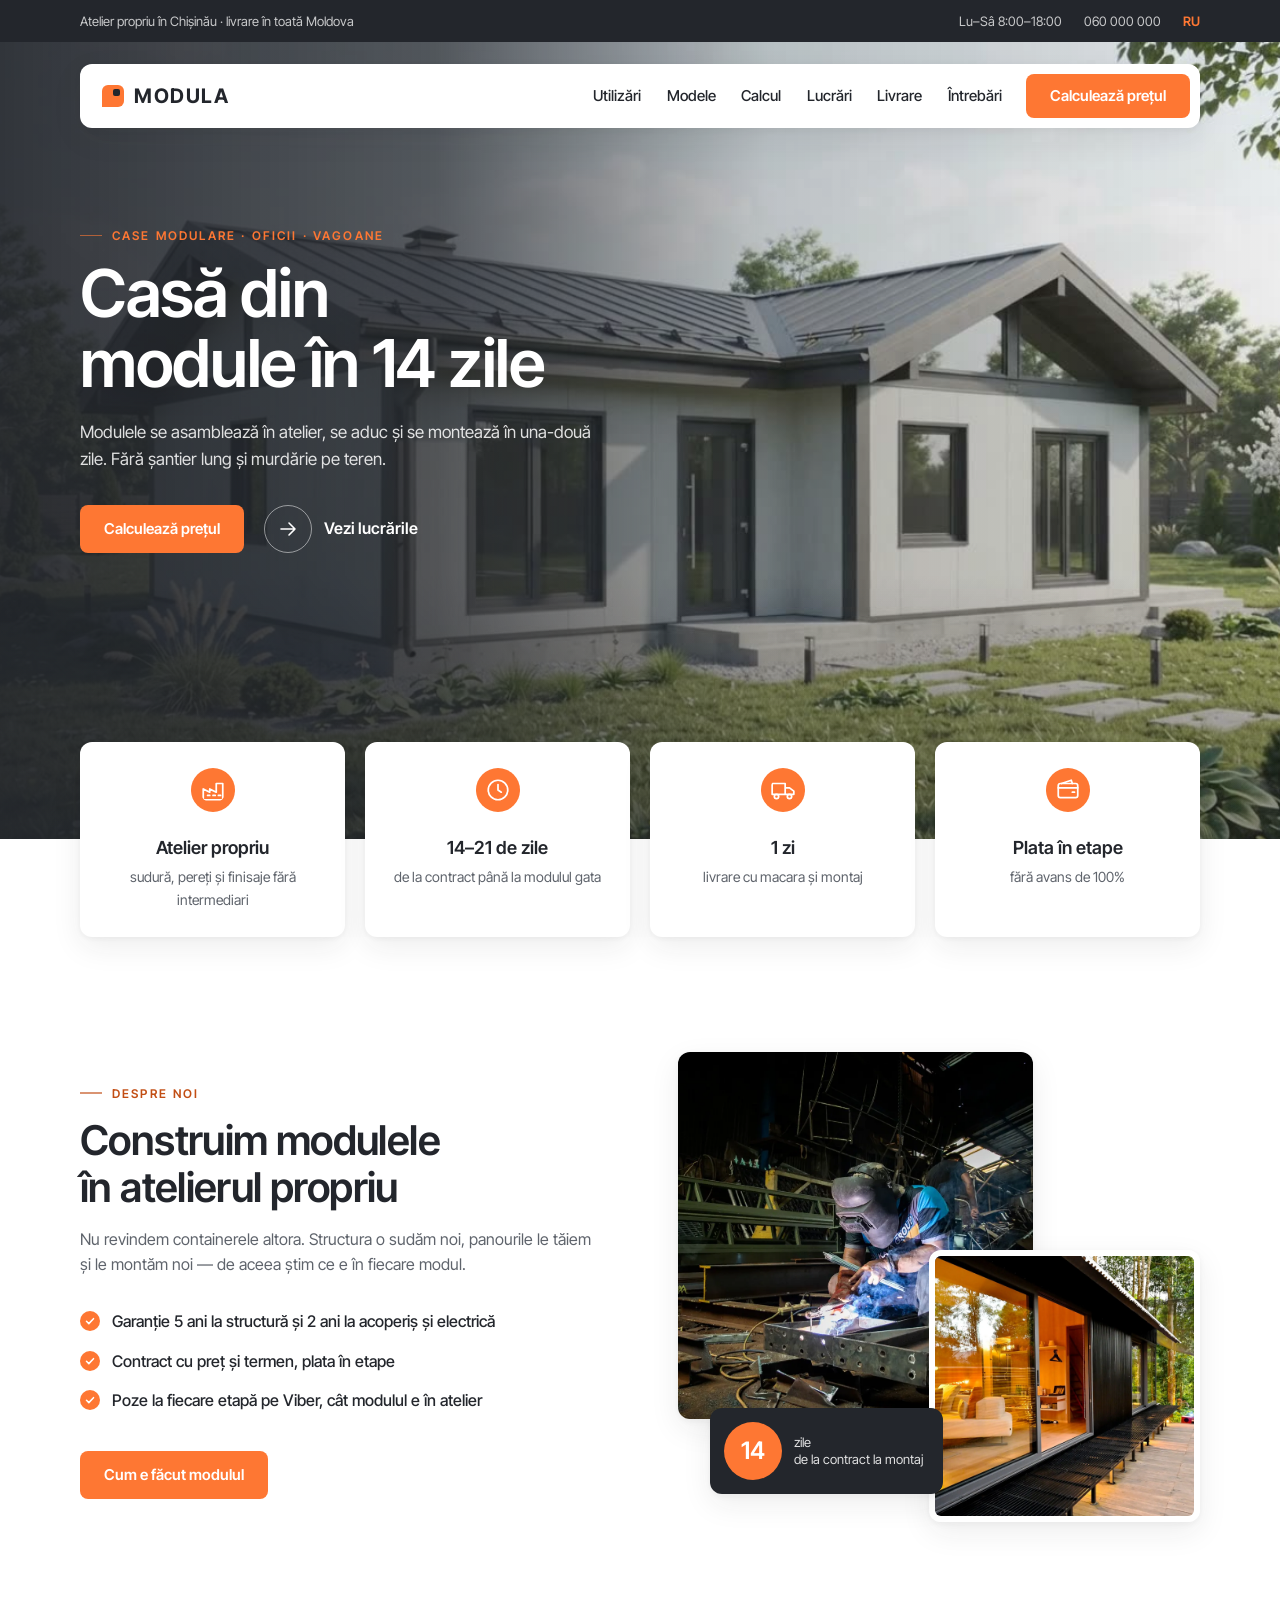
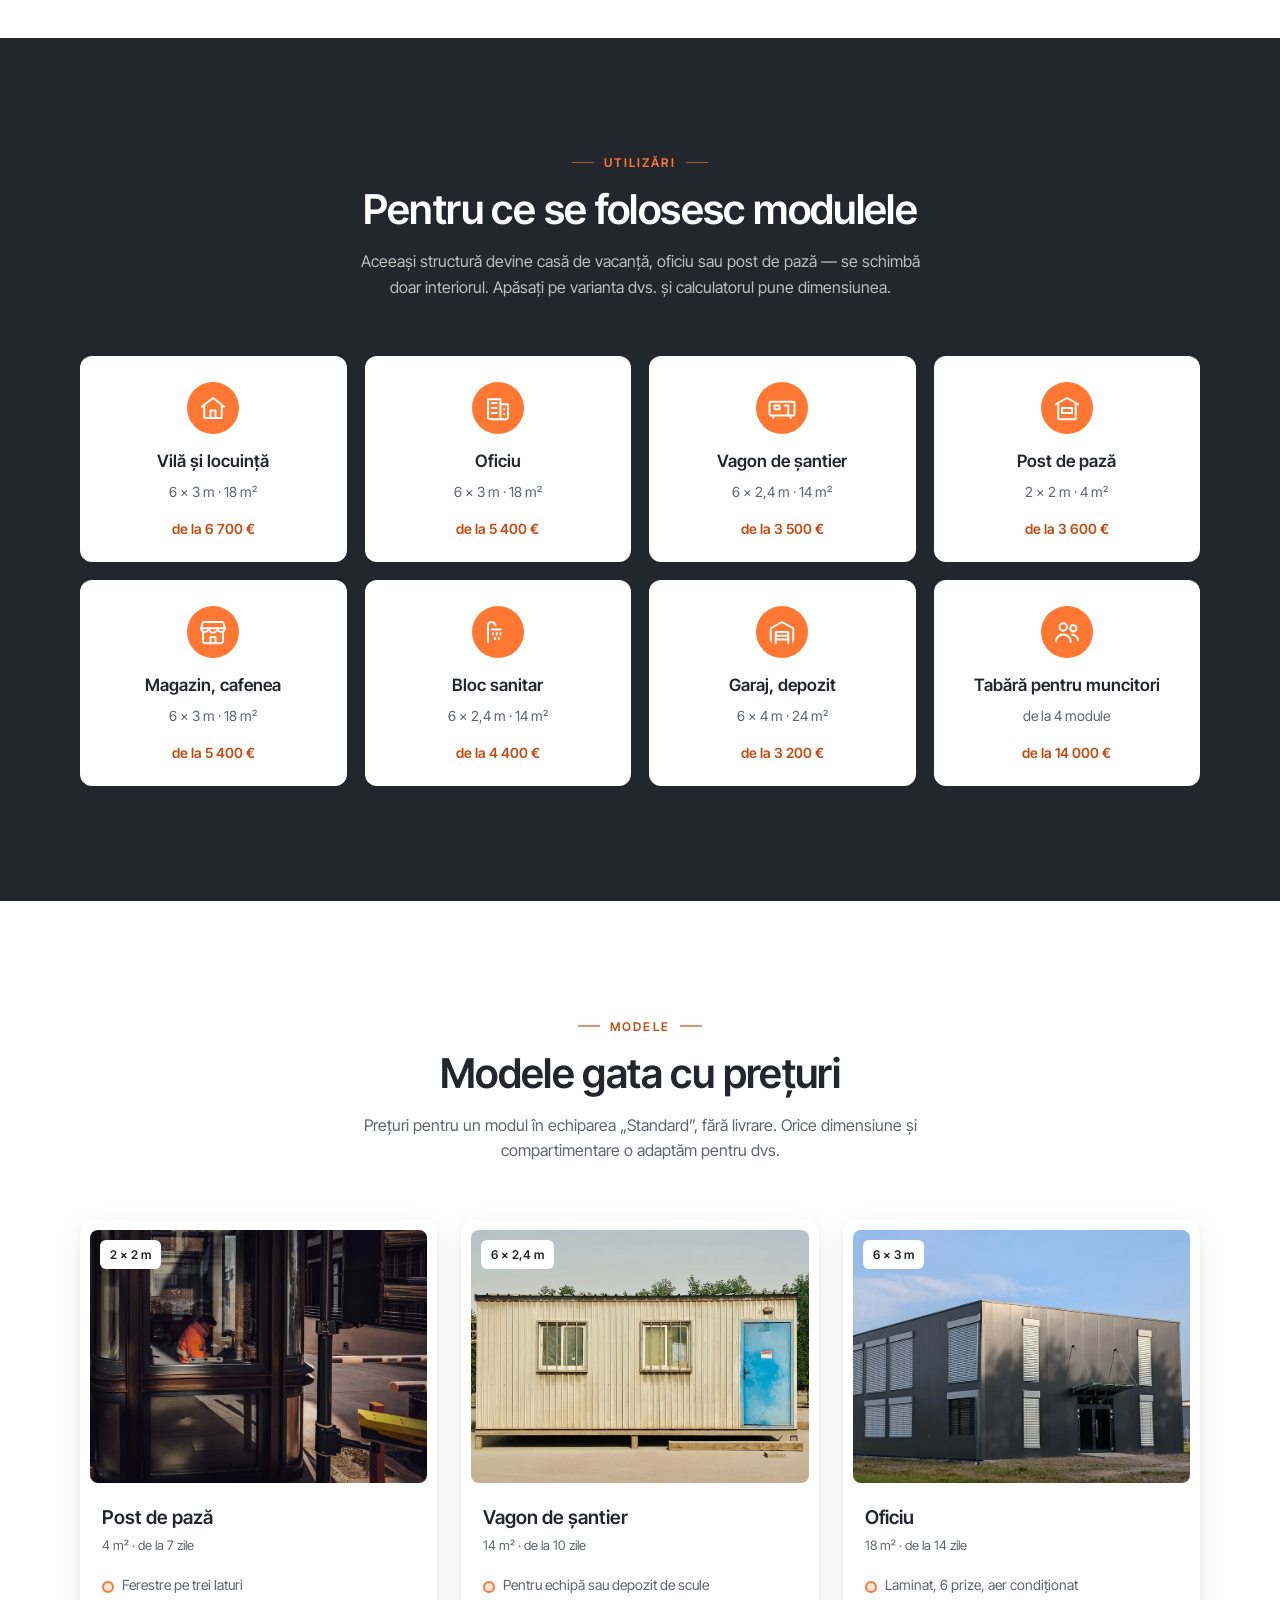
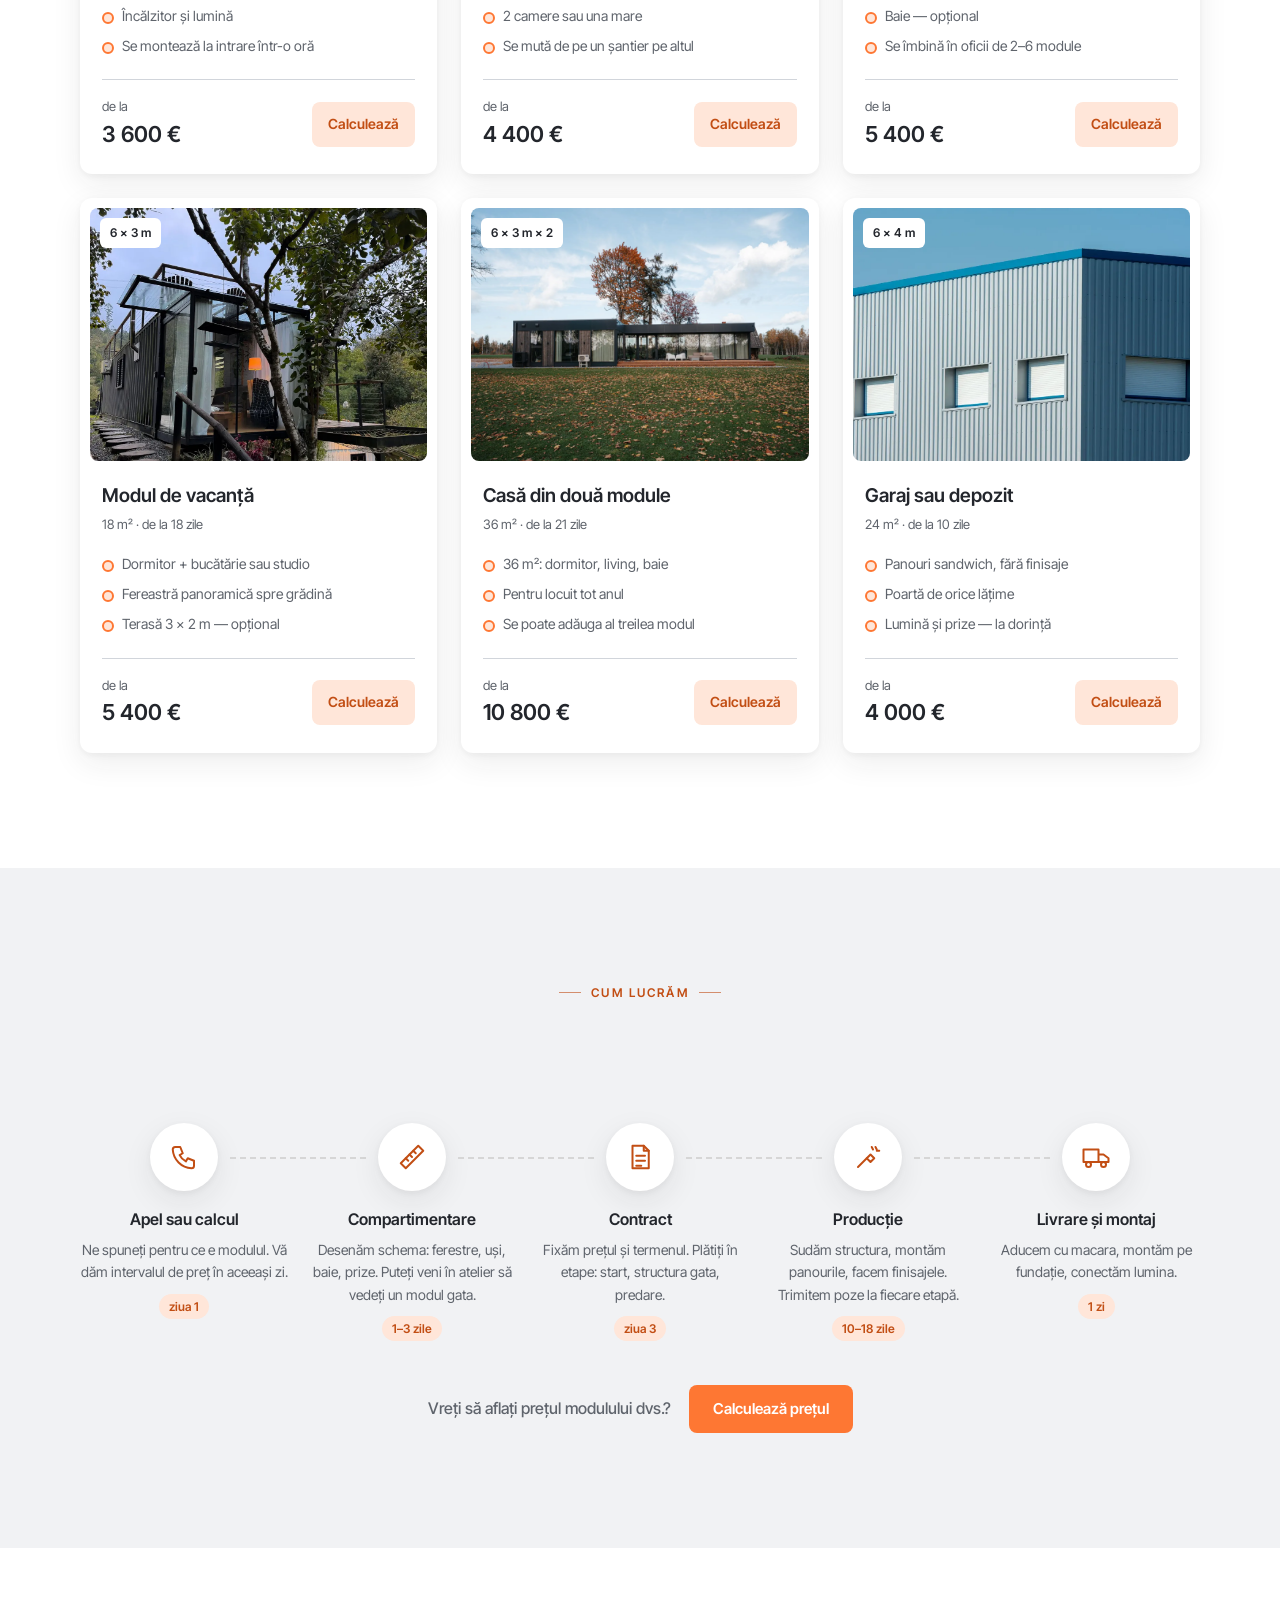
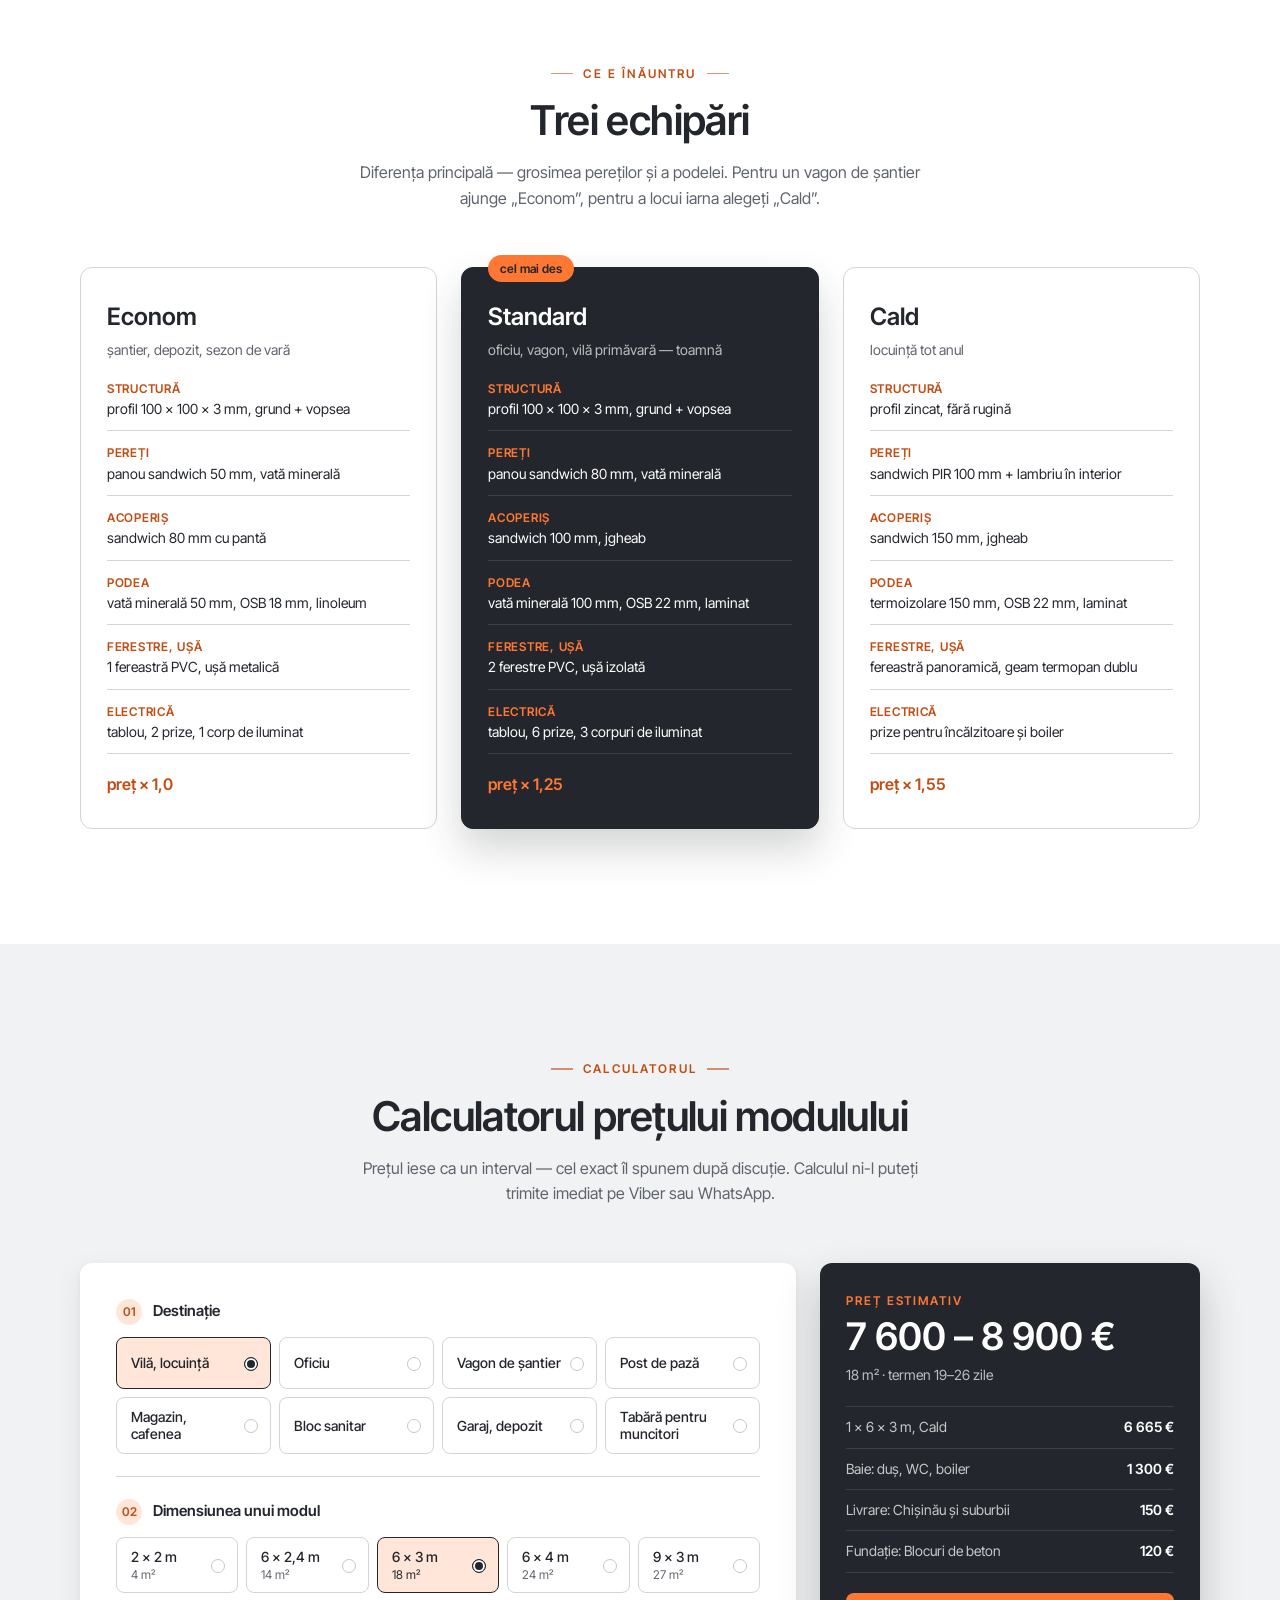
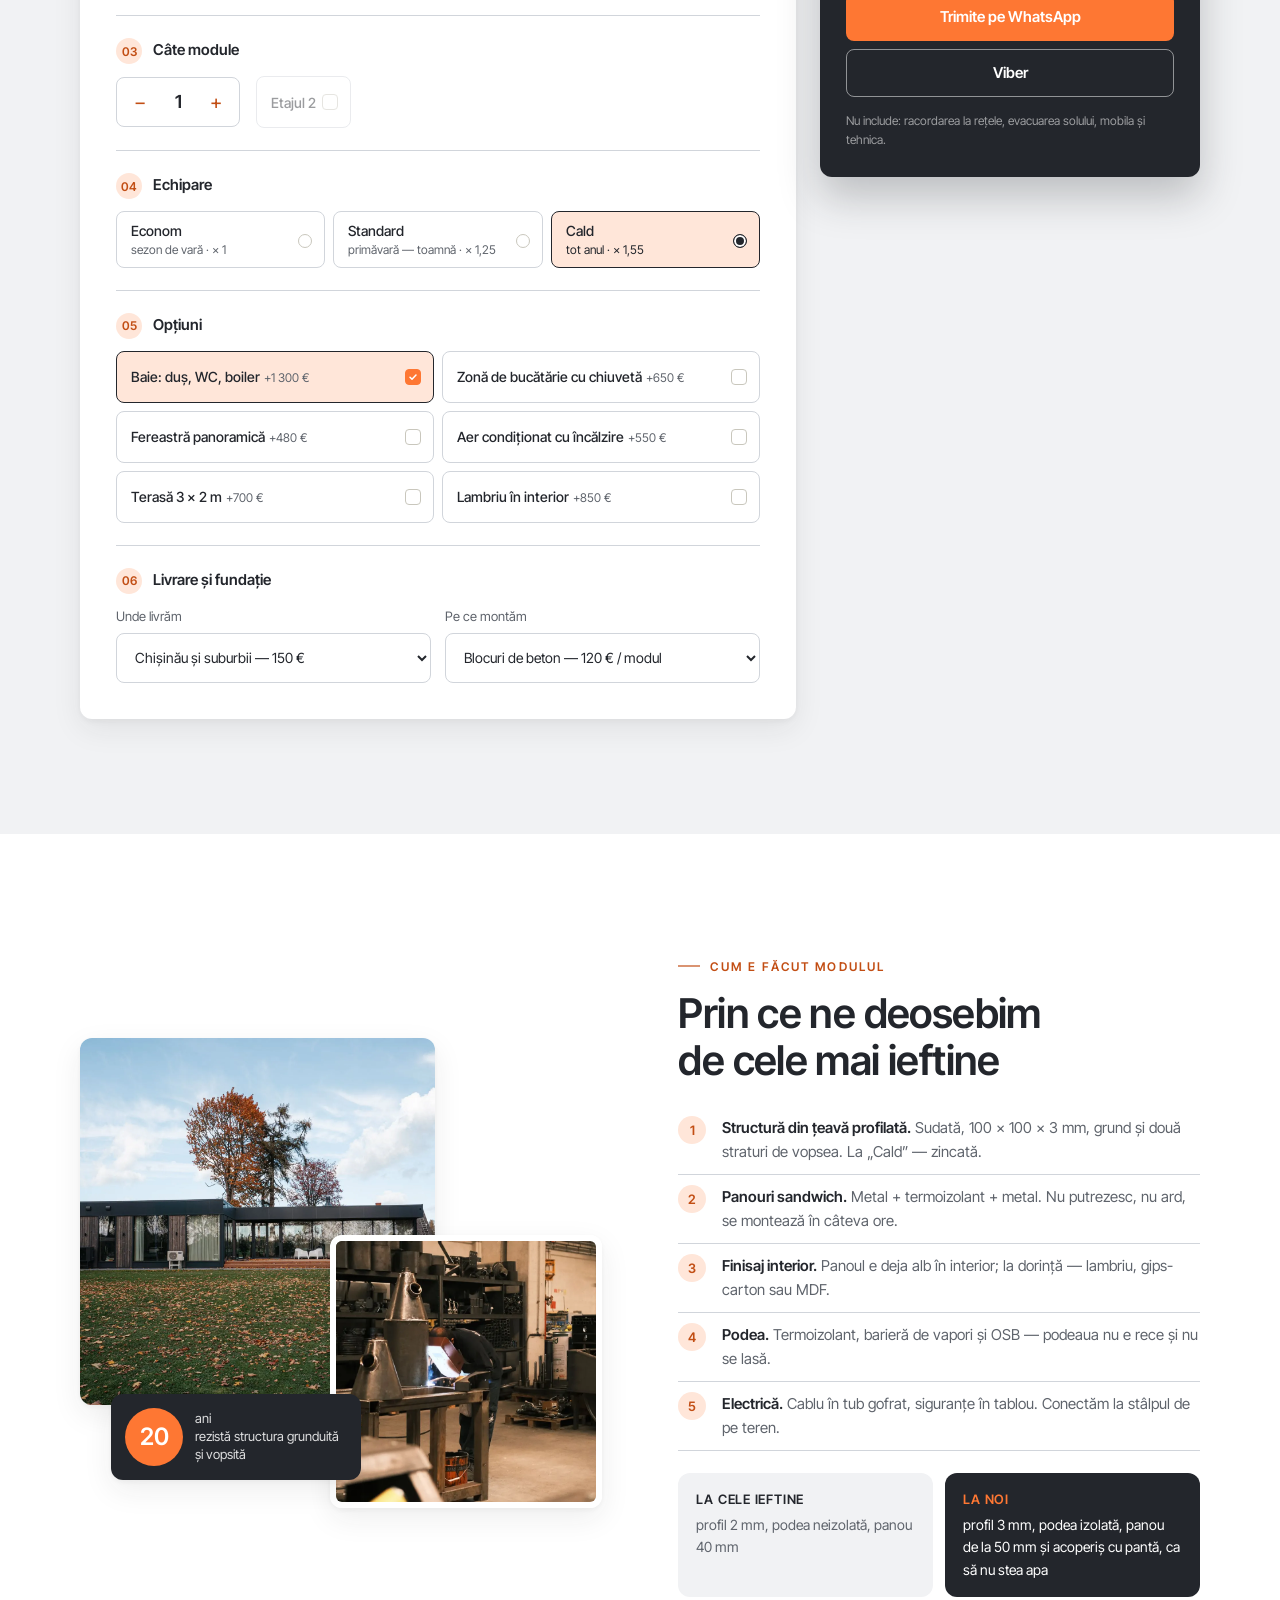
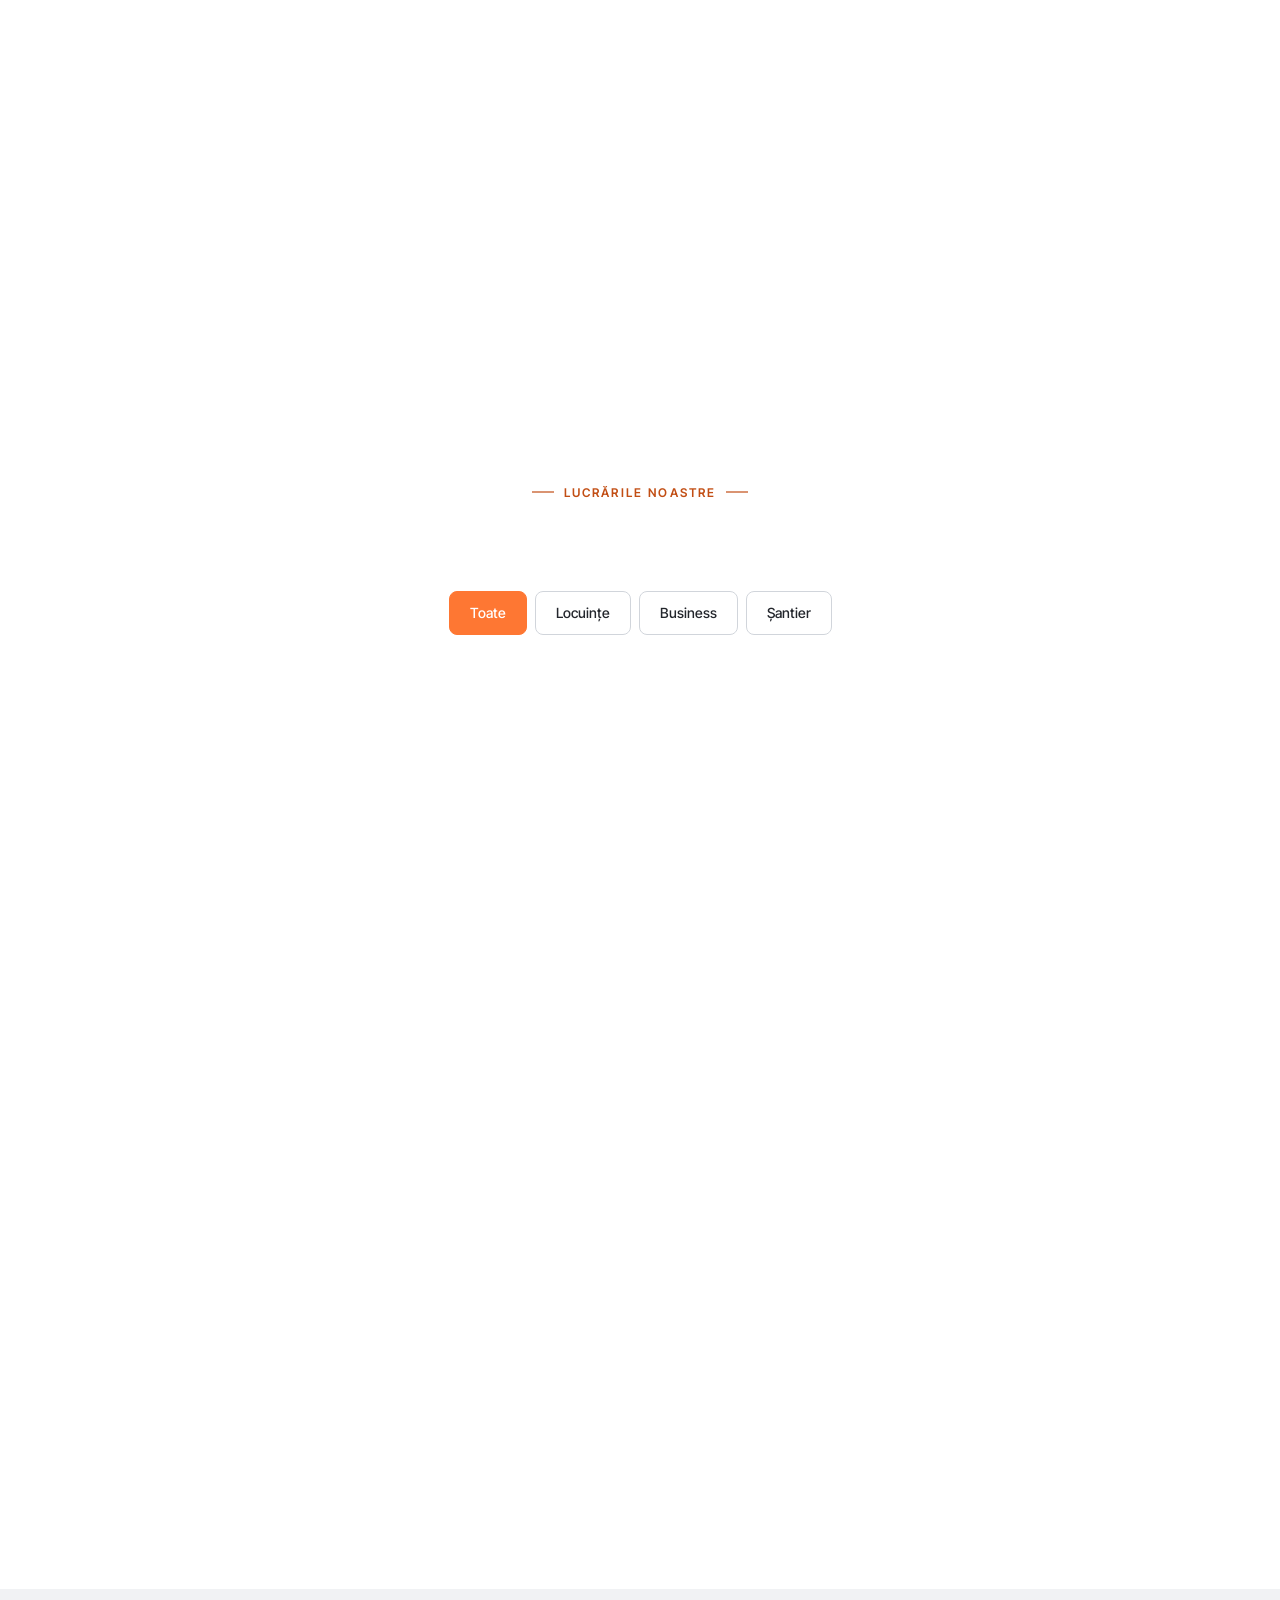
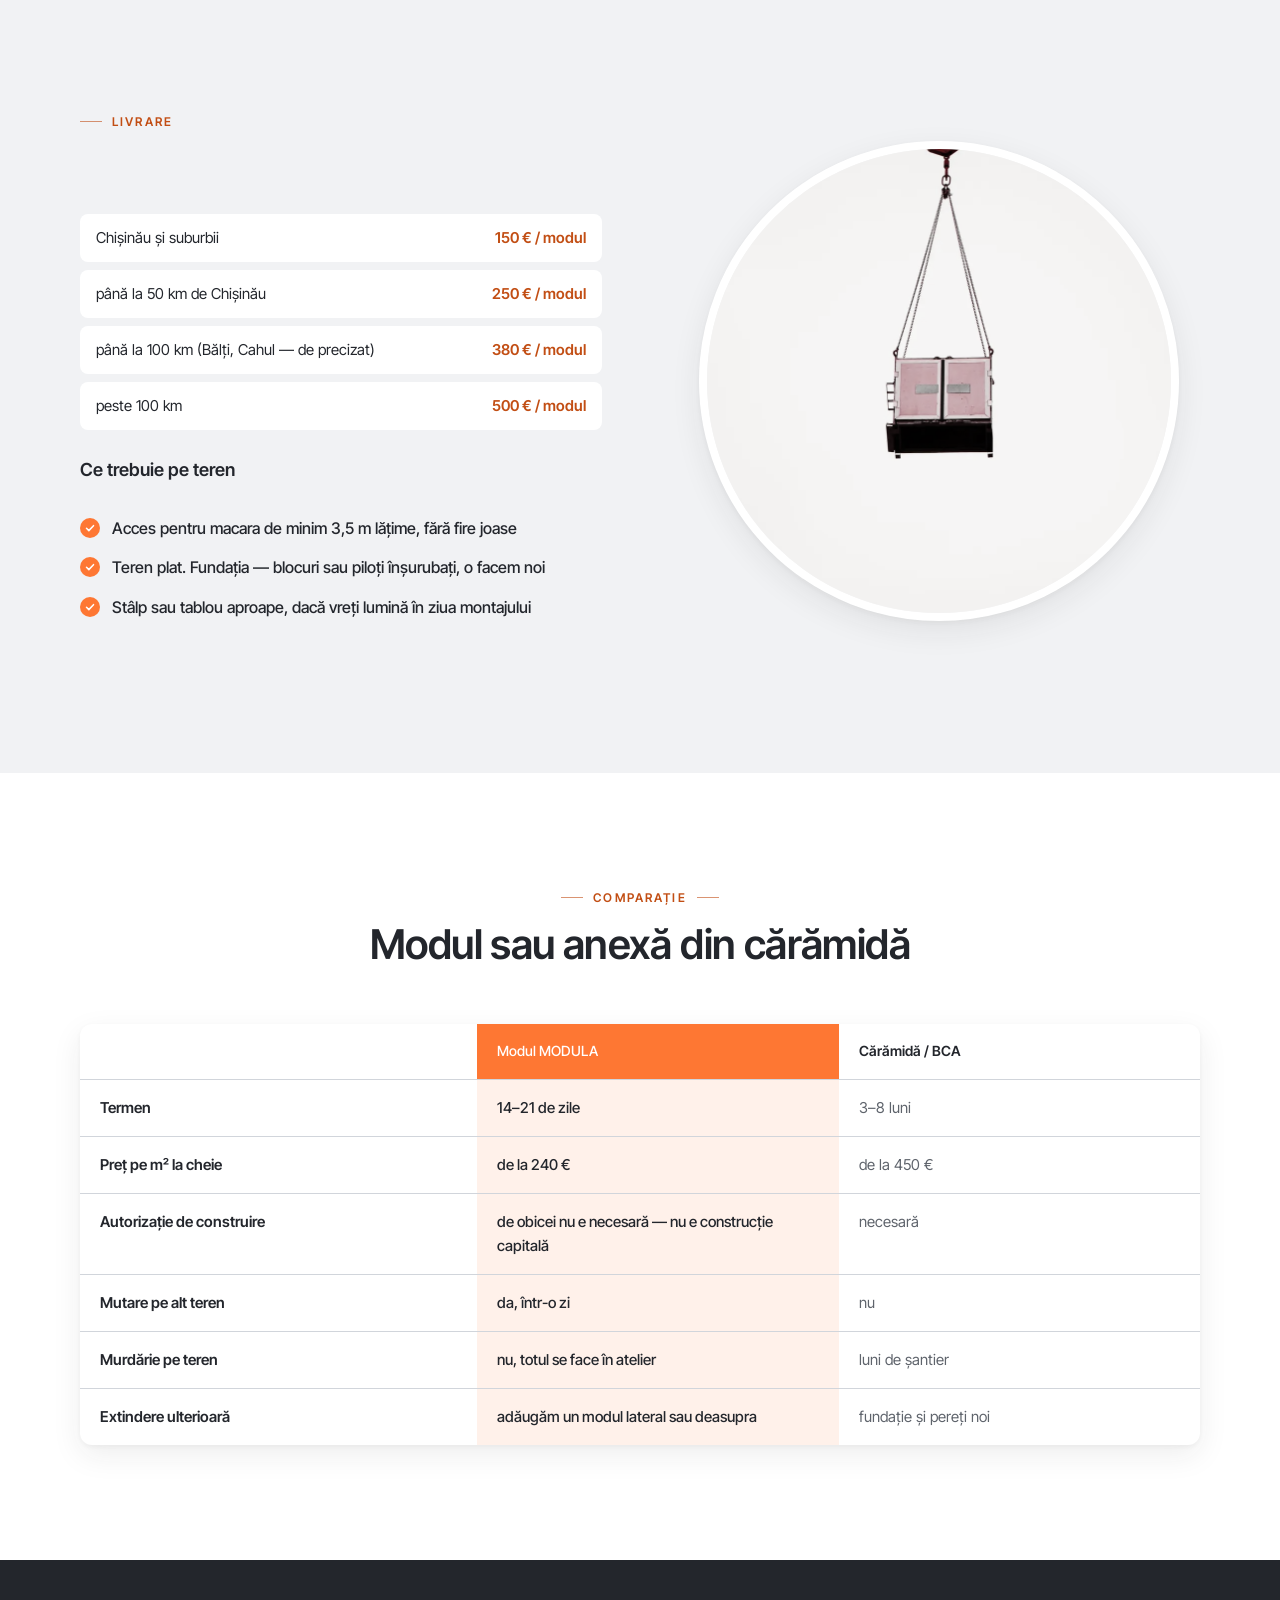
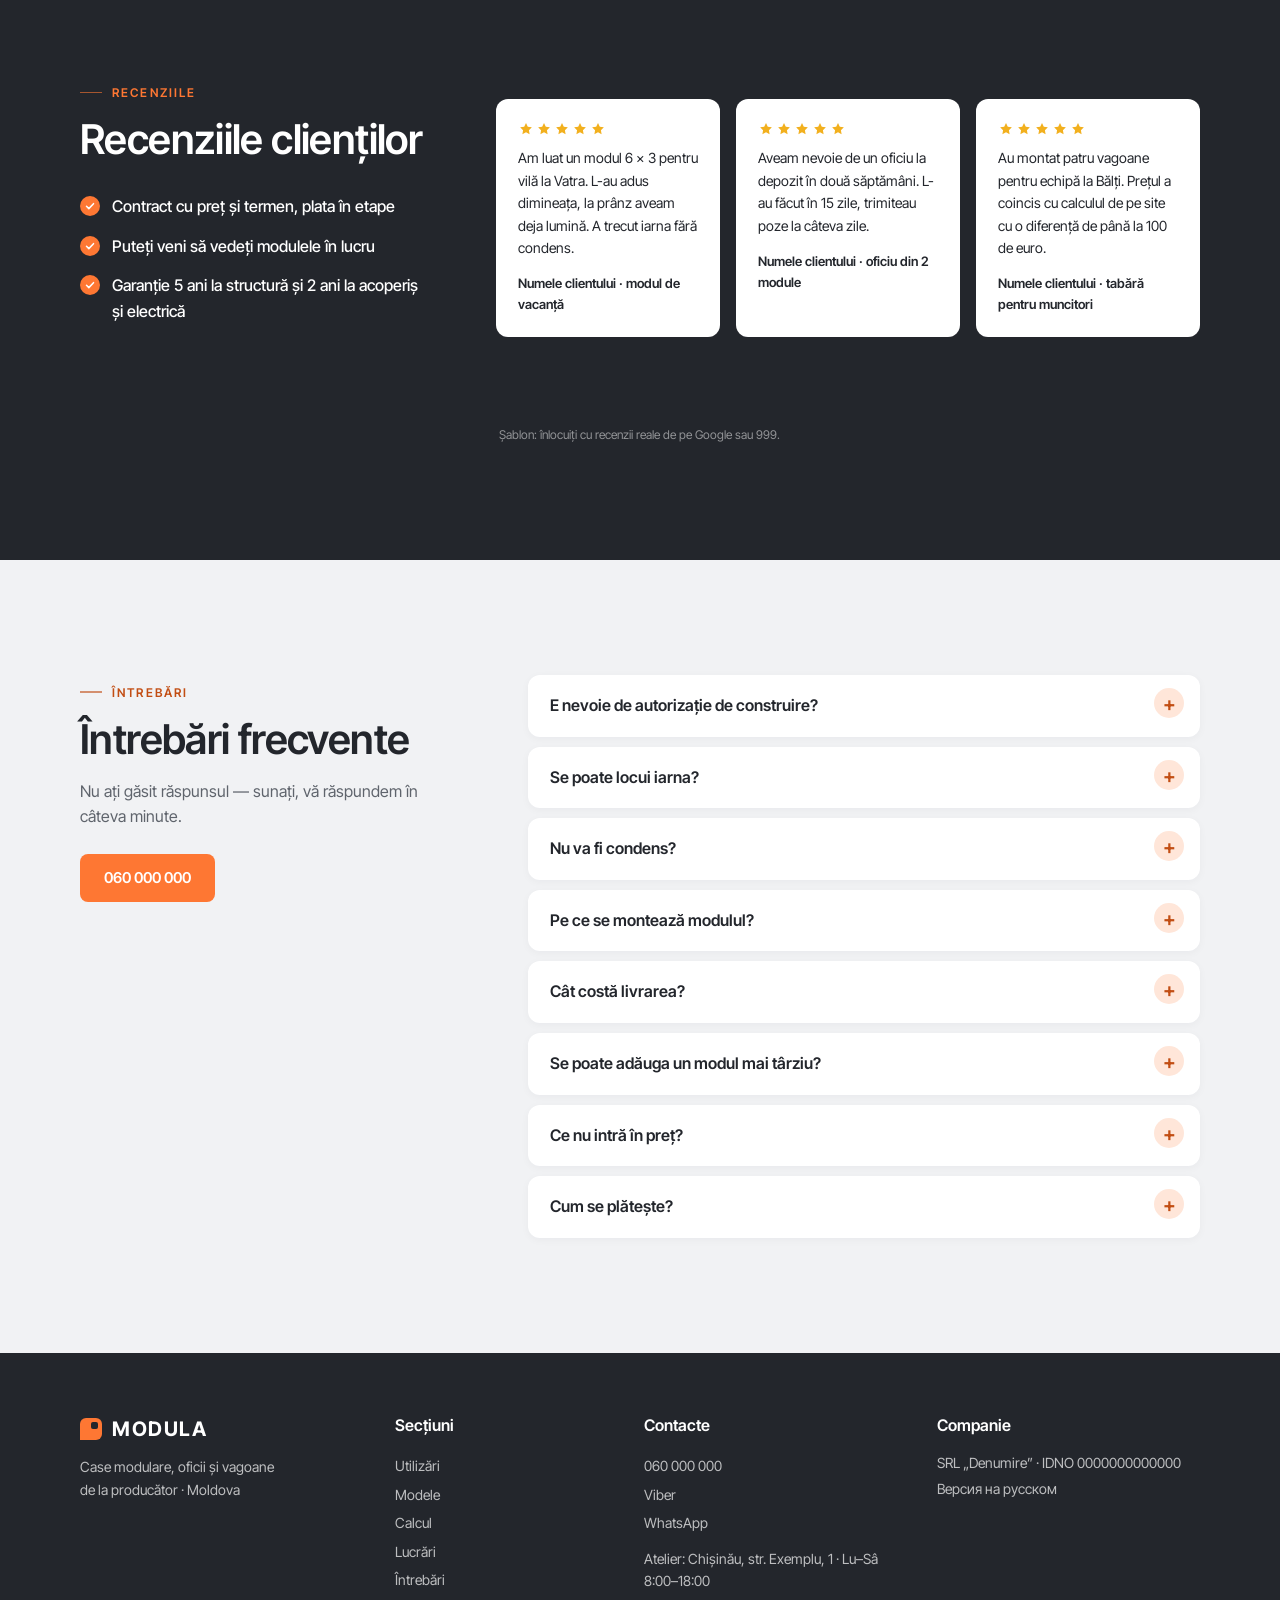
<file: ro.html>
<!doctype html>
<html lang="ro">
<head>
<meta charset="utf-8">
<meta name="viewport" content="width=device-width, initial-scale=1">
<title>MODULA — case modulare, oficii și vagoane de la producător · 060 000 000</title>
<meta name="description" content="Case modulare, module de vacanță, oficii, vagoane de șantier și posturi de pază din atelierul propriu în Moldova. Modul de 18 m² de la 4 300 €, termen 14 zile, livrare și montaj într-o zi. Calculator de preț online.">
<meta property="og:type" content="website">
<meta property="og:title" content="MODULA — case modulare și oficii de la producător">
<meta property="og:description" content="Modul de 18 m² de la 4 300 €. Atelier propriu, 14 zile, livrare în toată Moldova. Calculați prețul online.">
<meta property="og:locale" content="ro_RO">
<meta property="og:url" content="https://webonix-md.github.io/modula-v2/ro.html">
<meta property="og:image" content="https://webonix-md.github.io/modula-v2/img/og/og-square-ro.jpg">
<meta property="og:image:width" content="1200">
<meta property="og:image:height" content="1200">
<link rel="alternate" hreflang="ru" href="index.html">
<link rel="icon" href="favicon.svg" type="image/svg+xml">
<link rel="preload" href="fonts/InterTight-Regular.woff2" as="font" type="font/woff2" crossorigin>
<link rel="stylesheet" href="style.css?v=9">
</head>
<body>


<svg width="0" height="0" style="position:absolute" aria-hidden="true">
  <defs>
    <symbol id="i-house" viewBox="0 0 24 24"><path d="M3 11 12 4l9 7"/><path d="M5 9.5V20h14V9.5"/><path d="M10 20v-6h4v6"/></symbol>
    <symbol id="i-office" viewBox="0 0 24 24"><path d="M2 21h20"/><path d="M4 21V5h10v16"/><path d="M14 9h6v12"/><path d="M7 8h4M7 12h4M7 16h4M17 13h0M17 17h0"/></symbol>
    <symbol id="i-hut" viewBox="0 0 24 24"><rect x="2" y="7" width="20" height="11" rx="1"/><path d="M5 18v2M19 18v2"/><path d="M6 10h4v3H6zM14 10h3v8"/></symbol>
    <symbol id="i-guard" viewBox="0 0 24 24"><path d="M3 9l9-5 9 5"/><path d="M5 9v12h14V9"/><path d="M8 12h8v4H8z"/></symbol>
    <symbol id="i-shop" viewBox="0 0 24 24"><path d="M4 4h16l1.5 5H2.5z"/><path d="M2.5 9a3 3 0 0 0 6 0 3 3 0 0 0 7 0 3 3 0 0 0 6 0"/><path d="M4 12v9h16v-9"/><path d="M10 21v-5h4v5"/></symbol>
    <symbol id="i-shower" viewBox="0 0 24 24"><path d="M4 21V7a3 3 0 0 1 6 0"/><path d="M7 10h7"/><path d="M8 13v1M11 13v1M14 13v1M9.5 16.5v1M12.5 16.5v1"/></symbol>
    <symbol id="i-garage" viewBox="0 0 24 24"><path d="M3 21V9l9-5 9 5v12"/><path d="M7 21v-9h10v9"/><path d="M7 15h10M7 18h10"/></symbol>
    <symbol id="i-team" viewBox="0 0 24 24"><circle cx="9" cy="8" r="3"/><path d="M3 20a6 6 0 0 1 12 0"/><circle cx="17" cy="9" r="2.5"/><path d="M16 14.2A5 5 0 0 1 21 19"/></symbol>
    <symbol id="i-factory" viewBox="0 0 24 24"><path d="M2 21h20"/><path d="M3 21V11l6 3v-3l6 3V6h6v15"/><path d="M7 17h2M12 17h2M17 17h2"/></symbol>
    <symbol id="i-clock" viewBox="0 0 24 24"><circle cx="12" cy="12" r="9"/><path d="M12 7v5l3 2"/></symbol>
    <symbol id="i-truck" viewBox="0 0 24 24"><path d="M2 6h12v10H2zM14 10h4l4 3v3h-8"/><circle cx="6" cy="18" r="2"/><circle cx="18" cy="18" r="2"/></symbol>
    <symbol id="i-wallet" viewBox="0 0 24 24"><rect x="3" y="6" width="18" height="13" rx="2"/><path d="M3 10h18"/><path d="M16 14h2"/><path d="M6 6l9-3 1 3"/></symbol>
    <symbol id="i-phone" viewBox="0 0 24 24"><path d="M5 4h4l2 5-2.5 1.5a11 11 0 0 0 5 5L15 13l5 2v4a2 2 0 0 1-2 2A16 16 0 0 1 3 6a2 2 0 0 1 2-2"/></symbol>
    <symbol id="i-ruler" viewBox="0 0 24 24"><path d="M3 17 17 3l4 4L7 21z"/><path d="M7 13l2 2M10 10l2 2M13 7l2 2"/></symbol>
    <symbol id="i-contract" viewBox="0 0 24 24"><path d="M6 3h9l4 4v14H6z"/><path d="M15 3v4h4"/><path d="M9 11h7M9 15h7M9 19h4"/></symbol>
    <symbol id="i-weld" viewBox="0 0 24 24"><path d="M4 20l7-7"/><path d="M11 13l3-3 3 3-3 3z"/><path d="M18 4l1 2M21 7l-2 0M16 6l-1-2"/></symbol>
    <symbol id="i-check" viewBox="0 0 24 24"><path d="M5 12.5l4.5 4.5L19 7.5"/></symbol>
    <symbol id="i-arrow" viewBox="0 0 24 24"><path d="M5 12h14M13 6l6 6-6 6"/></symbol>
    <symbol id="i-star" viewBox="0 0 24 24"><path d="M12 3l2.7 5.6 6.1.9-4.4 4.3 1 6.1L12 17l-5.4 2.9 1-6.1L3.2 9.5l6.1-.9z"/></symbol>
    <symbol id="i-pin" viewBox="0 0 24 24"><path d="M12 21s-7-6.2-7-11.5A7 7 0 0 1 19 9.5C19 14.8 12 21 12 21z"/><circle cx="12" cy="9.5" r="2.5"/></symbol>
  </defs>
</svg>

<div class="topbar">
  <div class="wrap topbar__in">
    <p>Atelier propriu în Chișinău · livrare în toată Moldova</p>
    <p class="topbar__r"><span>Lu–Sâ 8:00–18:00</span><a href="tel:+37360000000">060 000 000</a><a href="index.html" hreflang="ru" class="topbar__lang">RU</a></p>
  </div>
</div>

<header class="hero" id="top">
  <video class="hero__bg" autoplay muted loop playsinline preload="auto" poster="img/hero-video.jpg?v=2" aria-hidden="true">
    <source src="img/hero-video.mp4?v=2" type="video/mp4">
  </video>
  <div class="wrap">
    <div class="navbar">
      <a class="logo" href="#top" aria-label="MODULA — pagina principală"><i></i>MODULA</a>
      <nav class="nav" aria-label="Meniu">
        <a href="#uses">Utilizări</a>
        <a href="#models">Modele</a>
        <a href="#calc">Calcul</a>
        <a href="#works">Lucrări</a>
        <a href="#delivery">Livrare</a>
        <a href="#faq">Întrebări</a>
      </nav>
      <a class="btn btn--green navbar__cta" href="#calc">Calculează prețul</a>
      <button class="burger" id="burger" aria-label="Deschide meniul" aria-expanded="false"><i></i><i></i><i></i></button>
    </div>

    <div class="hero__text">
      <p class="eyebrow eyebrow--light">Case modulare · oficii · vagoane</p>
      <h1>Casă din module în 14 zile</h1>
      <p class="hero__lead">Modulele se asamblează în atelier, se aduc și se montează în una-două zile. Fără șantier lung și murdărie pe teren.</p>
      <div class="hero__btns">
        <a class="btn btn--green" href="#calc">Calculează prețul</a>
        <a class="hero__play" href="#works"><span><svg><use href="#i-arrow"/></svg></span>Vezi lucrările</a>
      </div>
    </div>
  </div>
</header>

<section class="facts" aria-label="Pe scurt despre noi">
  <div class="wrap facts__row">
    <article class="fcard"><svg><use href="#i-factory"/></svg><h3>Atelier propriu</h3><p>sudură, pereți și finisaje fără intermediari</p></article>
    <article class="fcard"><svg><use href="#i-clock"/></svg><h3>14–21 de zile</h3><p>de la contract până la modulul gata</p></article>
    <article class="fcard"><svg><use href="#i-truck"/></svg><h3>1 zi</h3><p>livrare cu macara și montaj</p></article>
    <article class="fcard"><svg><use href="#i-wallet"/></svg><h3>Plata în etape</h3><p>fără avans de 100%</p></article>
  </div>
</section>

<section class="sec" id="about">
  <div class="wrap about">
    <div class="about__text">
      <p class="eyebrow">Despre noi</p>
      <h2 class="title">Construim modulele în atelierul propriu</h2>
      <p class="lead">Nu revindem containerele altora. Structura o sudăm noi, panourile le tăiem și le montăm noi — de aceea știm ce e în fiecare modul.</p>
      <ul class="ticks">
        <li>Garanție 5 ani la structură și 2 ani la acoperiș și electrică</li>
        <li>Contract cu preț și termen, plata în etape</li>
        <li>Poze la fiecare etapă pe Viber, cât modulul e în atelier</li>
      </ul>
      <a class="btn btn--green" href="#build">Cum e făcut modulul</a>
    </div>
    <div class="about__pics">
      <img class="about__p1" src="img/shop-weld.webp" alt="Sudor sudând structura modulului în atelier" loading="lazy">
      <img class="about__p2" src="img/hero-3.webp" alt="Modul cu vitraje panoramice seara, cu lumina aprinsă înăuntru" loading="lazy">
      <div class="badge"><b>14</b><span>zile<br>de la contract la montaj</span></div>
    </div>
  </div>
</section>

<section class="sec sec--dark" id="uses">
  <div class="wrap">
    <p class="eyebrow eyebrow--light eyebrow--c">Utilizări</p>
    <h2 class="title title--c">Pentru ce se folosesc modulele</h2>
    <p class="lead lead--c">Aceeași structură devine casă de vacanță, oficiu sau post de pază — se schimbă doar interiorul. Apăsați pe varianta dvs. și calculatorul pune dimensiunea.</p>
    <div class="ucards" id="ucards">
      <button class="ucard" data-type="dacha"><svg><use href="#i-house"/></svg><h3>Vilă și locuință</h3><p>6 × 3 m · 18 m²</p><span class="ucard__p" data-p="dacha"></span></button>
      <button class="ucard" data-type="office"><svg><use href="#i-office"/></svg><h3>Oficiu</h3><p>6 × 3 m · 18 m²</p><span class="ucard__p" data-p="office"></span></button>
      <button class="ucard" data-type="bytovka"><svg><use href="#i-hut"/></svg><h3>Vagon de șantier</h3><p>6 × 2,4 m · 14 m²</p><span class="ucard__p" data-p="bytovka"></span></button>
      <button class="ucard" data-type="post"><svg><use href="#i-guard"/></svg><h3>Post de pază</h3><p>2 × 2 m · 4 m²</p><span class="ucard__p" data-p="post"></span></button>
      <button class="ucard" data-type="shop"><svg><use href="#i-shop"/></svg><h3>Magazin, cafenea</h3><p>6 × 3 m · 18 m²</p><span class="ucard__p" data-p="shop"></span></button>
      <button class="ucard" data-type="sanblok"><svg><use href="#i-shower"/></svg><h3>Bloc sanitar</h3><p>6 × 2,4 m · 14 m²</p><span class="ucard__p" data-p="sanblok"></span></button>
      <button class="ucard" data-type="sklad"><svg><use href="#i-garage"/></svg><h3>Garaj, depozit</h3><p>6 × 4 m · 24 m²</p><span class="ucard__p" data-p="sklad"></span></button>
      <button class="ucard" data-type="gorodok"><svg><use href="#i-team"/></svg><h3>Tabără pentru muncitori</h3><p>de la 4 module</p><span class="ucard__p" data-p="gorodok"></span></button>
    </div>
  </div>
</section>

<section class="sec" id="models">
  <div class="wrap">
    <p class="eyebrow eyebrow--c">Modele</p>
    <h2 class="title title--c">Modele gata cu prețuri</h2>
    <p class="lead lead--c">Prețuri pentru un modul în echiparea „Standard”, fără livrare. Orice dimensiune și compartimentare o adaptăm pentru dvs.</p>
    <div class="models" id="modelsGrid"></div>
  </div>
</section>

<section class="sec sec--cream" id="steps">
  <div class="wrap">
    <p class="eyebrow eyebrow--c">Cum lucrăm</p>
    <h2 class="title title--c">Cinci pași până la modulul gata</h2>
    <ol class="steps">
      <li><span class="steps__ic"><svg><use href="#i-phone"/></svg></span><h3>Apel sau calcul</h3><p>Ne spuneți pentru ce e modulul. Vă dăm intervalul de preț în aceeași zi.</p><em>ziua 1</em></li>
      <li><span class="steps__ic"><svg><use href="#i-ruler"/></svg></span><h3>Compartimentare</h3><p>Desenăm schema: ferestre, uși, baie, prize. Puteți veni în atelier să vedeți un modul gata.</p><em>1–3 zile</em></li>
      <li><span class="steps__ic"><svg><use href="#i-contract"/></svg></span><h3>Contract</h3><p>Fixăm prețul și termenul. Plătiți în etape: start, structura gata, predare.</p><em>ziua 3</em></li>
      <li><span class="steps__ic"><svg><use href="#i-weld"/></svg></span><h3>Producție</h3><p>Sudăm structura, montăm panourile, facem finisajele. Trimitem poze la fiecare etapă.</p><em>10–18 zile</em></li>
      <li><span class="steps__ic"><svg><use href="#i-truck"/></svg></span><h3>Livrare și montaj</h3><p>Aducem cu macara, montăm pe fundație, conectăm lumina.</p><em>1 zi</em></li>
    </ol>
    <p class="steps__cta">Vreți să aflați prețul modulului dvs.? <a class="btn btn--green" href="#calc">Calculează prețul</a></p>
  </div>
</section>

<section class="sec" id="kits">
  <div class="wrap">
    <p class="eyebrow eyebrow--c">Ce e înăuntru</p>
    <h2 class="title title--c">Trei echipări</h2>
    <p class="lead lead--c">Diferența principală — grosimea pereților și a podelei. Pentru un vagon de șantier ajunge „Econom”, pentru a locui iarna alegeți „Cald”.</p>
    <div class="kits">
      <article class="kit">
        <h3>Econom</h3><p class="kit__for">șantier, depozit, sezon de vară</p>
        <dl>
          <dt>Structură</dt><dd>profil 100 × 100 × 3 mm, grund + vopsea</dd>
          <dt>Pereți</dt><dd>panou sandwich 50 mm, vată minerală</dd>
          <dt>Acoperiș</dt><dd>sandwich 80 mm cu pantă</dd>
          <dt>Podea</dt><dd>vată minerală 50 mm, OSB 18 mm, linoleum</dd>
          <dt>Ferestre, ușă</dt><dd>1 fereastră PVC, ușă metalică</dd>
          <dt>Electrică</dt><dd>tablou, 2 prize, 1 corp de iluminat</dd>
        </dl>
        <p class="kit__k">preț × 1,0</p>
      </article>
      <article class="kit kit--on">
        <span class="kit__tag">cel mai des</span>
        <h3>Standard</h3><p class="kit__for">oficiu, vagon, vilă primăvară — toamnă</p>
        <dl>
          <dt>Structură</dt><dd>profil 100 × 100 × 3 mm, grund + vopsea</dd>
          <dt>Pereți</dt><dd>panou sandwich 80 mm, vată minerală</dd>
          <dt>Acoperiș</dt><dd>sandwich 100 mm, jgheab</dd>
          <dt>Podea</dt><dd>vată minerală 100 mm, OSB 22 mm, laminat</dd>
          <dt>Ferestre, ușă</dt><dd>2 ferestre PVC, ușă izolată</dd>
          <dt>Electrică</dt><dd>tablou, 6 prize, 3 corpuri de iluminat</dd>
        </dl>
        <p class="kit__k">preț × 1,25</p>
      </article>
      <article class="kit">
        <h3>Cald</h3><p class="kit__for">locuință tot anul</p>
        <dl>
          <dt>Structură</dt><dd>profil zincat, fără rugină</dd>
          <dt>Pereți</dt><dd>sandwich PIR 100 mm + lambriu în interior</dd>
          <dt>Acoperiș</dt><dd>sandwich 150 mm, jgheab</dd>
          <dt>Podea</dt><dd>termoizolare 150 mm, OSB 22 mm, laminat</dd>
          <dt>Ferestre, ușă</dt><dd>fereastră panoramică, geam termopan dublu</dd>
          <dt>Electrică</dt><dd>prize pentru încălzitoare și boiler</dd>
        </dl>
        <p class="kit__k">preț × 1,55</p>
      </article>
    </div>
  </div>
</section>

<section class="sec sec--cream" id="calc">
  <div class="wrap">
    <p class="eyebrow eyebrow--c">Calculatorul</p>
    <h2 class="title title--c">Calculatorul prețului modulului</h2>
    <p class="lead lead--c">Prețul iese ca un interval — cel exact îl spunem după discuție. Calculul ni-l puteți trimite imediat pe Viber sau WhatsApp.</p>

    <div class="calc">
      <div class="calc__form">
        <fieldset class="cf">
          <legend><i>01</i> Destinație</legend>
          <div class="chips" id="cType"></div>
        </fieldset>
        <fieldset class="cf">
          <legend><i>02</i> Dimensiunea unui modul</legend>
          <div class="chips" id="cSize"></div>
        </fieldset>
        <fieldset class="cf cf--row">
          <legend><i>03</i> Câte module</legend>
          <div class="stepper">
            <button type="button" id="cMinus" aria-label="Mai puține">−</button>
            <output id="cCount">1</output>
            <button type="button" id="cPlus" aria-label="Mai multe">+</button>
          </div>
          <label class="tog"><input type="checkbox" id="cFloor2"> <span>Etajul 2</span></label>
        </fieldset>
        <fieldset class="cf">
          <legend><i>04</i> Echipare</legend>
          <div class="chips" id="cKit"></div>
        </fieldset>
        <fieldset class="cf">
          <legend><i>05</i> Opțiuni</legend>
          <div class="checks" id="cOpts"></div>
        </fieldset>
        <fieldset class="cf cf--2">
          <legend><i>06</i> Livrare și fundație</legend>
          <label class="sel"><span>Unde livrăm</span><select id="cZone"></select></label>
          <label class="sel"><span>Pe ce montăm</span><select id="cBase"></select></label>
        </fieldset>
      </div>

      <aside class="calc__res" aria-live="polite">
        <p class="res__cap">Preț estimativ</p>
        <p class="res__sum"><span id="rFrom">—</span> – <span id="rTo">—</span> €</p>
        <p class="res__meta"><span id="rArea">18 m²</span> · termen <span id="rDays">14</span> zile</p>
        <ul class="res__lines" id="rLines"></ul>
        <div class="res__btns">
          <a class="btn btn--lime" id="rWa" href="#" target="_blank" rel="noopener">Trimite pe WhatsApp</a>
          <a class="btn btn--line" id="rViber" href="#">Viber</a>
        </div>
        <p class="res__note">Nu include: racordarea la rețele, evacuarea solului, mobila și tehnica.</p>
      </aside>
    </div>
  </div>
</section>

<section class="sec" id="build">
  <div class="wrap about about--rev">
    <div class="about__text">
      <p class="eyebrow">Cum e făcut modulul</p>
      <h2 class="title">Prin ce ne deosebim de cele mai ieftine</h2>
      <ol class="layers">
        <li><b>Structură din țeavă profilată.</b> Sudată, 100 × 100 × 3 mm, grund și două straturi de vopsea. La „Cald” — zincată.</li>
        <li><b>Panouri sandwich.</b> Metal + termoizolant + metal. Nu putrezesc, nu ard, se montează în câteva ore.</li>
        <li><b>Finisaj interior.</b> Panoul e deja alb în interior; la dorință — lambriu, gips-carton sau MDF.</li>
        <li><b>Podea.</b> Termoizolant, barieră de vapori și OSB — podeaua nu e rece și nu se lasă.</li>
        <li><b>Electrică.</b> Cablu în tub gofrat, siguranțe în tablou. Conectăm la stâlpul de pe teren.</li>
      </ol>
      <div class="vs">
        <p><span>La cele ieftine</span>profil 2 mm, podea neizolată, panou 40 mm</p>
        <p><span>La noi</span>profil 3 mm, podea izolată, panou de la 50 mm și acoperiș cu pantă, ca să nu stea apa</p>
      </div>
    </div>
    <div class="about__pics">
      <img class="about__p1" src="img/hero-2.webp" alt="Casă modulară cu un etaj, cu vitraje panoramice și terasă, toamna" loading="lazy">
      <img class="about__p2" src="img/shop-hall.webp" alt="Atelier de construcții metalice" loading="lazy">
      <div class="badge"><b>20</b><span>ani<br>rezistă structura grunduită și vopsită</span></div>
    </div>
  </div>
</section>

<section class="cta">
  <div class="wrap">
    <div class="cta__box">
      <h2>Trimiteți o poză a terenului — calculăm în 15 minute</h2>
      <a class="cta__tel" href="tel:+37360000000"><svg><use href="#i-phone"/></svg>060 000 000</a>
      <a class="btn btn--white" href="https://wa.me/37360000000?text=Bun%C4%83%20ziua!%20Vreau%20un%20modul%2C%20v%C4%83%20trimit%20o%20poz%C4%83%20a%20terenului." target="_blank" rel="noopener">WhatsApp</a>
    </div>
  </div>
</section>

<section class="sec" id="works">
  <div class="wrap">
    <p class="eyebrow eyebrow--c">Lucrările noastre</p>
    <h2 class="title title--c">Lucrările noastre în cifre</h2>
    <div class="filters" id="wFilters" role="tablist">
      <button class="is-on" data-f="all">Toate</button>
      <button data-f="life">Locuințe</button>
      <button data-f="biz">Business</button>
      <button data-f="site">Șantier</button>
    </div>
    <div class="works" id="worksGrid"></div>
  </div>
</section>

<section class="sec sec--cream" id="delivery">
  <div class="wrap about">
    <div class="about__text">
      <p class="eyebrow">Livrare</p>
      <h2 class="title">Livrare în toată Moldova</h2>
      <ul class="zones" id="zonesList"></ul>
      <h3 class="sub">Ce trebuie pe teren</h3>
      <ul class="ticks">
        <li>Acces pentru macara de minim 3,5 m lățime, fără fire joase</li>
        <li>Teren plat. Fundația — blocuri sau piloți înșurubați, o facem noi</li>
        <li>Stâlp sau tablou aproape, dacă vreți lumină în ziua montajului</li>
      </ul>
    </div>
    <div class="deliv__img"><img src="img/delivery.webp" alt="Modul suspendat în chingile macaralei" loading="lazy"></div>
  </div>
</section>

<section class="sec" id="compare">
  <div class="wrap">
    <p class="eyebrow eyebrow--c">Comparație</p>
    <h2 class="title title--c">Modul sau anexă din cărămidă</h2>
    <div class="cmp" role="table">
      <div class="cmp__r cmp__h" role="row"><span role="columnheader"></span><span role="columnheader">Modul MODULA</span><span role="columnheader">Cărămidă / BCA</span></div>
      <div class="cmp__r" role="row"><span role="rowheader">Termen</span><span>14–21 de zile</span><span>3–8 luni</span></div>
      <div class="cmp__r" role="row"><span role="rowheader">Preț pe m² la cheie</span><span>de la 240 €</span><span>de la 450 €</span></div>
      <div class="cmp__r" role="row"><span role="rowheader">Autorizație de construire</span><span>de obicei nu e necesară — nu e construcție capitală</span><span>necesară</span></div>
      <div class="cmp__r" role="row"><span role="rowheader">Mutare pe alt teren</span><span>da, într-o zi</span><span>nu</span></div>
      <div class="cmp__r" role="row"><span role="rowheader">Murdărie pe teren</span><span>nu, totul se face în atelier</span><span>luni de șantier</span></div>
      <div class="cmp__r" role="row"><span role="rowheader">Extindere ulterioară</span><span>adăugăm un modul lateral sau deasupra</span><span>fundație și pereți noi</span></div>
    </div>
  </div>
</section>

<section class="sec sec--dark" id="reviews">
  <div class="wrap revs">
    <div class="revs__text">
      <p class="eyebrow eyebrow--light">Recenziile</p>
      <h2 class="title">Recenziile clienților</h2>
      <ul class="ticks ticks--light">
        <li>Contract cu preț și termen, plata în etape</li>
        <li>Puteți veni să vedeți modulele în lucru</li>
        <li>Garanție 5 ani la structură și 2 ani la acoperiș și electrică</li>
      </ul>
    </div>
    <div class="revs__list">
      <blockquote class="rev"><div class="rev__stars"><svg><use href="#i-star"/></svg><svg><use href="#i-star"/></svg><svg><use href="#i-star"/></svg><svg><use href="#i-star"/></svg><svg><use href="#i-star"/></svg></div><p>Am luat un modul 6 × 3 pentru vilă la Vatra. L-au adus dimineața, la prânz aveam deja lumină. A trecut iarna fără condens.</p><footer>Numele clientului · modul de vacanță</footer></blockquote>
      <blockquote class="rev"><div class="rev__stars"><svg><use href="#i-star"/></svg><svg><use href="#i-star"/></svg><svg><use href="#i-star"/></svg><svg><use href="#i-star"/></svg><svg><use href="#i-star"/></svg></div><p>Aveam nevoie de un oficiu la depozit în două săptămâni. L-au făcut în 15 zile, trimiteau poze la câteva zile.</p><footer>Numele clientului · oficiu din 2 module</footer></blockquote>
      <blockquote class="rev"><div class="rev__stars"><svg><use href="#i-star"/></svg><svg><use href="#i-star"/></svg><svg><use href="#i-star"/></svg><svg><use href="#i-star"/></svg><svg><use href="#i-star"/></svg></div><p>Au montat patru vagoane pentru echipă la Bălți. Prețul a coincis cu calculul de pe site cu o diferență de până la 100 de euro.</p><footer>Numele clientului · tabără pentru muncitori</footer></blockquote>
    </div>
    <p class="revs__note">Șablon: înlocuiți cu recenzii reale de pe Google sau 999.</p>
  </div>
</section>

<section class="sec sec--cream" id="faq">
  <div class="wrap faq">
    <div>
      <p class="eyebrow">Întrebări</p>
      <h2 class="title">Întrebări frecvente</h2>
      <p class="lead">Nu ați găsit răspunsul — sunați, vă răspundem în câteva minute.</p>
      <a class="btn btn--green" href="tel:+37360000000">060 000 000</a>
    </div>
    <div class="faq__list">
      <details><summary>E nevoie de autorizație de construire?</summary><p>Modulul stă pe blocuri sau piloți, fără fundație capitală, și poate fi mutat. De obicei nu e construcție capitală și autorizația nu e necesară. Pentru o casă de locuit permanent verificați la primăria localității — vă spunem ce să întrebați.</p></details>
      <details><summary>Se poate locui iarna?</summary><p>Da, în echiparea „Cald”: pereți PIR 100 mm, podea 150 mm, geam termopan dublu. Un modul de 18 m² se încălzește cu un calorifer electric cu ulei sau cu aerul condiționat pe căldură.</p></details>
      <details><summary>Nu va fi condens?</summary><p>Condensul apare când e izolat doar tavanul, iar podeaua e rece. La noi sunt izolate toate șase laturi, podeaua are barieră de vapori, iar acoperișul — pantă și jgheab.</p></details>
      <details><summary>Pe ce se montează modulul?</summary><p>Pe blocuri de beton sau piloți înșurubați. Piloții sunt necesari pe pantă sau pe sol moale. Fundația o putem face noi cu o zi înainte de livrare.</p></details>
      <details><summary>Cât costă livrarea?</summary><p>În Chișinău și suburbii — 150 € pentru un modul, prin țară — de la 250 €. Prețul include macaraua și montarea pe fundație.</p></details>
      <details><summary>Se poate adăuga un modul mai târziu?</summary><p>Da. Modulele se îmbină lateral sau se pun unul peste altul. Puteți începe cu unul și peste un an să adăugați al doilea.</p></details>
      <details><summary>Ce nu intră în preț?</summary><p>Racordarea la apă și canalizare, evacuarea solului, mobila și tehnica. Dacă e nevoie, le calculăm separat.</p></details>
      <details><summary>Cum se plătește?</summary><p>În etape: 30% la contract, 40% când structura e gata, 30% după montaj. Pentru firme — prin factură cu TVA.</p></details>
    </div>
  </div>
</section>

<footer class="foot" id="contacts">
  <div class="wrap foot__row">
    <div>
      <a class="logo logo--foot" href="#top"><i></i>MODULA</a>
      <p>Case modulare, oficii și vagoane<br>de la producător · Moldova</p>
    </div>
    <div>
      <h4>Secțiuni</h4>
      <a href="#uses">Utilizări</a><a href="#models">Modele</a><a href="#calc">Calcul</a><a href="#works">Lucrări</a><a href="#faq">Întrebări</a>
    </div>
    <div>
      <h4>Contacte</h4>
      <a href="tel:+37360000000">060 000 000</a>
      <a href="viber://chat?number=%2B37360000000">Viber</a>
      <a href="https://wa.me/37360000000" target="_blank" rel="noopener">WhatsApp</a>
      <p>Atelier: Chișinău, str. Exemplu, 1 · Lu–Sâ 8:00–18:00</p>
    </div>
    <div>
      <h4>Companie</h4>
      <p>SRL „Denumire” · IDNO 0000000000000</p>
      <a href="index.html" hreflang="ru">Версия на русском</a>
    </div>
  </div>
</footer>

<div class="mbar">
  <a href="tel:+37360000000">Sunați</a>
  <a href="viber://chat?number=%2B37360000000">Viber</a>
  <a class="mbar__calc" href="#calc">Calcul</a>
</div>

<script type="application/json" id="calc-data">
{
  "phone": "37360000000",
  "types": [
    {"id":"dacha","t":"Vilă, locuință","size":"6x3","kit":"warm","opts":["wc"]},
    {"id":"office","t":"Oficiu","size":"6x3","kit":"std"},
    {"id":"bytovka","t":"Vagon de șantier","size":"6x24","kit":"eco"},
    {"id":"post","t":"Post de pază","size":"2x2","kit":"std"},
    {"id":"shop","t":"Magazin, cafenea","size":"6x3","kit":"std"},
    {"id":"sanblok","t":"Bloc sanitar","size":"6x24","kit":"std"},
    {"id":"sklad","t":"Garaj, depozit","size":"6x4","kit":"eco"},
    {"id":"gorodok","t":"Tabără pentru muncitori","size":"6x24","kit":"eco","count":4}
  ],
  "sizes": [
    {"id":"2x2","t":"2 × 2 m","m2":4,"price":2900},
    {"id":"6x24","t":"6 × 2,4 m","m2":14.4,"price":3500},
    {"id":"6x3","t":"6 × 3 m","m2":18,"price":4300},
    {"id":"6x4","t":"6 × 4 m","m2":24,"price":3200,"note":"fără ferestre și finisaje, garaj/depozit"},
    {"id":"9x3","t":"9 × 3 m","m2":27,"price":6200}
  ],
  "kits": [
    {"id":"eco","t":"Econom","sub":"sezon de vară","k":1,"days":0},
    {"id":"std","t":"Standard","sub":"primăvară — toamnă","k":1.25,"days":2},
    {"id":"warm","t":"Cald","sub":"tot anul","k":1.55,"days":5}
  ],
  "options": [
    {"id":"wc","t":"Baie: duș, WC, boiler","p":1300,"per":"mod"},
    {"id":"kitchen","t":"Zonă de bucătărie cu chiuvetă","p":650,"per":"once"},
    {"id":"pano","t":"Fereastră panoramică","p":480,"per":"mod"},
    {"id":"ac","t":"Aer condiționat cu încălzire","p":550,"per":"mod"},
    {"id":"terrace","t":"Terasă 3 × 2 m","p":700,"per":"once"},
    {"id":"wood","t":"Lambriu în interior","p":850,"per":"mod"}
  ],
  "floor2": {"p":900,"t":"Scară și consolidare pentru etajul 2"},
  "zones": [
    {"id":"chi","t":"Chișinău și suburbii","p":150},
    {"id":"50","t":"până la 50 km de Chișinău","p":250},
    {"id":"100","t":"până la 100 km (Bălți, Cahul — de precizat)","p":380},
    {"id":"far","t":"peste 100 km","p":500},
    {"id":"self","t":"ridicare din atelier","p":0}
  ],
  "bases": [
    {"id":"blocks","t":"Blocuri de beton","p":120},
    {"id":"piles","t":"Piloți înșurubați","p":360},
    {"id":"own","t":"Fundația dvs.","p":0}
  ],
  "spread": 0.08,
  "baseDays": 14
}
</script>
<script src="main.js?v=3"></script>
</body>
</html>
</file>
<file: style.css>
/* MODULA v2 — по референсу GreenNest: лесной зелёный + кремовый, белые карточки с мягкой тенью, Inter Tight */
@font-face{font-family:IT;src:url(fonts/InterTight-Regular.woff2) format("woff2");font-weight:400;font-display:swap}
@font-face{font-family:IT;src:url(fonts/InterTight-Medium.woff2) format("woff2");font-weight:500;font-display:swap}
@font-face{font-family:IT;src:url(fonts/InterTight-SemiBold.woff2) format("woff2");font-weight:600;font-display:swap}
@font-face{font-family:IT;src:url(fonts/InterTight-Bold.woff2) format("woff2");font-weight:700;font-display:swap}

:root{
  --forest:#23262C; --forest-2:#2E3238; --forest-3:#3A3F47;
  --green:#FE7733; --green-h:#FF8A4F; --green-t:#C24E14; --mint:#FFE6D9; --leaf:#FE7733; --on:#FFFFFF;
  --cream:#F1F2F4; --cream-2:#E5E7EB; --white:#FFFFFF;
  --ink:#23262C; --muted:#5F646C; --line:#D1D5DB;
  --shadow:0 10px 30px rgba(35,38,44,.08),0 2px 6px rgba(35,38,44,.05);
  --r:12px; --wrap:1200px; --pad:clamp(18px,4vw,40px);
  --ease:cubic-bezier(.2,.7,.2,1);
}
*{box-sizing:border-box;margin:0;padding:0}
html{scroll-behavior:smooth;scroll-padding-top:16px}
body{font-family:IT,system-ui,sans-serif;font-size:16px;line-height:1.6;color:var(--ink);background:var(--white);overflow-x:hidden}
img{display:block;max-width:100%}
a{color:inherit;text-decoration:none}
button{font:inherit;color:inherit;background:none;border:0;cursor:pointer}
b,strong{font-weight:600}
svg{width:24px;height:24px;fill:none;stroke:currentColor;stroke-width:1.6;stroke-linecap:round;stroke-linejoin:round;flex:none}
.wrap{max-width:var(--wrap);margin:0 auto;padding:0 var(--pad);position:relative}

/* кнопки */
.btn{display:inline-flex;align-items:center;justify-content:center;gap:8px;min-height:48px;padding:0 24px;border-radius:8px;font-weight:600;font-size:15px;transition:background .25s,color .25s,border-color .25s,transform .25s var(--ease)}
.btn:hover{transform:translateY(-2px)}
.btn--green{background:var(--green);color:var(--on)}
.btn--green:hover{background:var(--green-h)}
.btn--white{background:#fff;color:var(--forest)}
.btn--lime{background:var(--green);color:var(--on)}
.btn--lime:hover{background:var(--green-h)}
.btn--line{border:1.5px solid rgba(255,255,255,.5);color:#fff}
.btn--line:hover{border-color:#fff}

/* надзаголовок «— ТЕКСТ —» и заголовки */
.eyebrow{display:inline-flex;align-items:center;gap:10px;font-size:12px;font-weight:600;letter-spacing:.18em;text-transform:uppercase;color:var(--green-t);margin-bottom:14px}
.eyebrow::before,.eyebrow::after{content:"";width:22px;height:1.5px;background:currentColor;opacity:.6}
.eyebrow:not(.eyebrow--c)::after{display:none}
.eyebrow--light{color:var(--leaf)}
.eyebrow--c{display:flex;justify-content:center}
.title{text-wrap:balance;font-weight:600;font-size:clamp(28px,3.2vw,42px);line-height:1.15;letter-spacing:-.015em;color:var(--forest)}
.title--c{text-align:center;max-width:760px;margin:0 auto}
.lead{margin-top:16px;font-size:16px;color:var(--muted);max-width:560px}
.lead--c{text-align:center;margin:16px auto 0}
.sec--dark .title,.sec--dark h3{color:#fff}
.sec--dark .lead{color:rgba(255,255,255,.7)}

.sec{padding:clamp(70px,9vw,120px) 0;background:var(--white)}
.sec--cream{background:var(--cream)}
.sec--dark{background:var(--forest);color:#fff}

/* ============ TOPBAR ============ */
.topbar{background:var(--forest);color:rgba(255,255,255,.75);font-size:13px}
.topbar__in{display:flex;justify-content:space-between;align-items:center;gap:20px;min-height:42px}
.topbar__r{display:flex;gap:22px;align-items:center}
.topbar a:hover{color:#fff}
.topbar__lang{font-weight:600;color:var(--leaf)}

/* ============ HERO ============ */
.hero{position:relative;background:var(--forest);color:#fff;padding:22px 0 clamp(150px,16vw,210px);min-height:min(92vh,820px)}
.hero__bg{position:absolute;inset:0;width:100%;height:100%;object-fit:cover;z-index:0}
.hero::before{content:"";position:absolute;inset:0;z-index:1;background:linear-gradient(90deg,rgba(35,38,44,.92) 0%,rgba(35,38,44,.74) 34%,rgba(35,38,44,.22) 60%,rgba(35,38,44,.05) 100%),linear-gradient(0deg,rgba(35,38,44,.45),rgba(35,38,44,0) 35%)}
.hero .wrap{z-index:2}
.navbar{display:flex;align-items:center;gap:24px;background:#fff;color:var(--ink);border-radius:var(--r);padding:10px 10px 10px 22px;box-shadow:var(--shadow)}
.logo{display:inline-flex;align-items:center;gap:10px;font-weight:700;font-size:20px;letter-spacing:.08em;color:var(--forest)}
.logo i{width:22px;height:22px;border-radius:6px 6px 6px 0;background:var(--green);position:relative}
.logo i::after{content:"";position:absolute;right:4px;top:4px;width:7px;height:7px;border-radius:2px;background:var(--ink)}
.nav{display:flex;gap:clamp(14px,2vw,28px);margin-left:auto;font-size:15px;font-weight:500}
.nav a{padding:6px 0;transition:color .2s}
.nav a:hover{color:var(--green-t)}
.navbar__cta{min-height:44px}
.burger{display:none}

.hero__text{max-width:640px;margin-top:clamp(60px,10vh,110px)}
.hero h1{text-wrap:balance;font-weight:600;font-size:clamp(38px,5.2vw,66px);line-height:1.06;letter-spacing:-.02em}
.hero__lead{margin:20px 0 32px;max-width:520px;font-size:17px;color:rgba(255,255,255,.85)}
.hero__btns{display:flex;align-items:center;gap:20px;flex-wrap:wrap}
.hero__play{display:inline-flex;align-items:center;gap:12px;font-weight:600}
.hero__play span{width:48px;height:48px;border-radius:50%;display:grid;place-items:center;border:1.5px solid rgba(255,255,255,.5);transition:background .25s,border-color .25s}
.hero__play:hover span{background:var(--green);border-color:var(--green);color:var(--on)}

/* ============ FACTS: карточки внахлёст ============ */
.facts{position:relative;z-index:3;margin-top:calc(-1 * clamp(90px,10vw,120px));background:linear-gradient(180deg,transparent 0,transparent 50%,var(--white) 50%)}
.facts__row{display:grid;grid-template-columns:repeat(4,1fr);gap:20px}
.fcard{background:#fff;border-radius:var(--r);box-shadow:var(--shadow);padding:26px 22px;text-align:center}
.fcard svg{width:44px;height:44px;padding:9px;border-radius:50%;background:var(--green);color:var(--on);margin:0 auto 14px}
.fcard h3{font-weight:600;font-size:18px;color:var(--forest)}
.fcard p{font-size:14px;color:var(--muted);margin-top:4px}

/* ============ ABOUT (текст + коллаж с плашкой) ============ */
.about{display:grid;grid-template-columns:1fr 1fr;gap:clamp(30px,6vw,90px);align-items:center}
.about--rev .about__pics{order:-1}
.ticks{list-style:none;margin:24px 0 30px}
.ticks li{position:relative;padding:7px 0 7px 32px;font-weight:500}
.ticks li::before{content:"";position:absolute;left:0;top:9px;width:20px;height:20px;border-radius:50%;background:var(--green) url("data:image/svg+xml,%3Csvg xmlns='http://www.w3.org/2000/svg' viewBox='0 0 24 24'%3E%3Cpath d='M6 12.5l4 4 8-8.5' fill='none' stroke='white' stroke-width='2.6' stroke-linecap='round' stroke-linejoin='round'/%3E%3C/svg%3E") center/14px no-repeat}
.ticks--light li{color:#fff}
.ticks--light li::before{background-color:var(--leaf)}
.about__pics{position:relative;min-height:470px}
.about__pics img{position:absolute;object-fit:cover;border-radius:var(--r);box-shadow:var(--shadow)}
.about__p1{left:0;top:0;width:68%;height:78%}
.about__p2{right:0;bottom:0;width:52%;height:58%;border:6px solid #fff}
.badge{position:absolute;left:6%;bottom:6%;display:flex;align-items:center;gap:12px;background:var(--forest);color:#fff;border-radius:var(--r);padding:14px 20px 14px 14px;box-shadow:var(--shadow);max-width:250px}
.badge b{display:grid;place-items:center;flex:none;width:58px;height:58px;border-radius:50%;background:var(--green);color:var(--on);font-size:24px}
.badge span{font-size:13px;line-height:1.35;color:rgba(255,255,255,.85)}

/* ============ USES: белые карточки на зелёном ============ */
.ucards{display:grid;grid-template-columns:repeat(4,1fr);gap:18px;margin-top:clamp(36px,5vw,56px)}
.ucard{background:#fff;color:var(--ink);border-radius:var(--r);padding:26px 22px 22px;text-align:center;display:flex;flex-direction:column;align-items:center;gap:6px;transition:transform .3s var(--ease),box-shadow .3s}
.ucard:hover{transform:translateY(-6px);box-shadow:0 16px 40px rgba(0,0,0,.25)}
.ucard svg{width:52px;height:52px;padding:11px;border-radius:50%;background:var(--green);color:var(--on);margin-bottom:8px}
.ucard h3{font-weight:600;font-size:17px;color:var(--forest)!important}
.ucard p{font-size:14px;color:var(--muted)}
.ucard__p{margin-top:8px;font-size:14px;font-weight:600;color:var(--green-t)}

/* ============ MODELS ============ */
.models{display:grid;grid-template-columns:repeat(3,1fr);gap:24px;margin-top:clamp(36px,5vw,56px)}
.model{background:#fff;border-radius:var(--r);box-shadow:var(--shadow);overflow:hidden;display:flex;flex-direction:column}
.model__img{aspect-ratio:4/3;overflow:hidden;position:relative;margin:10px 10px 0;border-radius:8px}
.model__img img{width:100%;height:100%;object-fit:cover;transition:transform .8s var(--ease)}
.model:hover .model__img img{transform:scale(1.05)}
.model__size{position:absolute;left:10px;top:10px;background:#fff;color:var(--forest);font-size:12px;font-weight:600;padding:5px 10px;border-radius:6px}
.model__body{padding:20px 22px 22px;display:flex;flex-direction:column;flex:1}
.model__body h3{font-weight:600;font-size:19px;color:var(--forest)}
.model__meta{font-size:13px;color:var(--muted);margin-top:2px}
.model__body ul{list-style:none;margin:14px 0 18px;font-size:14px;color:var(--muted)}
.model__body li{padding:4px 0 4px 20px;position:relative}
.model__body li::before{content:"";position:absolute;left:0;top:11px;width:8px;height:8px;border-radius:50%;background:var(--mint);border:2px solid var(--green)}
.model__foot{margin-top:auto;display:flex;align-items:center;justify-content:space-between;gap:12px;padding-top:16px;border-top:1px solid var(--line)}
.model__price{font-size:13px;color:var(--muted)}
.model__price b{display:block;font-size:22px;color:var(--forest)}
.model__go{font-size:14px;font-weight:600;padding:11px 16px;border-radius:8px;background:var(--mint);color:var(--green-t);transition:background .25s,color .25s}
.model__go:hover{background:var(--green);color:var(--on)}

/* ============ STEPS ============ */
.steps{list-style:none;display:grid;grid-template-columns:repeat(5,1fr);gap:20px;margin-top:clamp(40px,5vw,60px);text-align:center;position:relative}
.steps li{position:relative}
.steps li+li::before{content:"";position:absolute;top:34px;right:calc(50% + 46px);width:calc(100% - 72px);border-top:2px dashed #D6D6D6}
.steps__ic{display:grid;place-items:center;width:68px;height:68px;margin:0 auto 16px;border-radius:50%;background:#fff;color:var(--green-t);box-shadow:var(--shadow);position:relative}
.steps__ic svg{width:30px;height:30px}
.steps h3{font-weight:600;font-size:16px;color:var(--forest)}
.steps p{font-size:14px;color:var(--muted);margin-top:6px}
.steps em{display:inline-block;margin-top:10px;font-style:normal;font-size:12px;font-weight:600;color:var(--green-t);background:var(--mint);padding:3px 10px;border-radius:20px}
.steps__cta{display:flex;align-items:center;justify-content:center;gap:18px;flex-wrap:wrap;margin-top:44px;font-weight:500;color:var(--muted)}

/* ============ KITS ============ */
.kits{display:grid;grid-template-columns:repeat(3,1fr);gap:24px;margin-top:clamp(36px,5vw,56px)}
.kit{background:#fff;border:1px solid var(--line);border-radius:var(--r);padding:30px 26px;position:relative}
.kit--on{background:var(--forest);color:#fff;border-color:var(--forest);box-shadow:0 20px 40px rgba(35,38,44,.2)}
.kit__tag{position:absolute;top:-13px;left:26px;background:var(--leaf);color:var(--forest);font-size:12px;font-weight:600;padding:4px 12px;border-radius:20px}
.kit h3{font-weight:600;font-size:24px;color:var(--forest)}
.kit--on h3{color:#fff}
.kit__for{font-size:14px;color:var(--muted);margin-top:2px}
.kit--on .kit__for{color:rgba(255,255,255,.7)}
.kit dl{margin-top:18px;font-size:14px}
.kit dt{font-size:12px;font-weight:600;letter-spacing:.06em;text-transform:uppercase;color:var(--green-t);margin-top:12px}
.kit--on dt{color:var(--leaf)}
.kit dd{padding-bottom:10px;border-bottom:1px solid var(--line)}
.kit--on dd{border-color:rgba(255,255,255,.12)}
.kit__k{margin-top:18px;font-weight:600;color:var(--green-t)}
.kit--on .kit__k{color:var(--leaf)}

/* ============ CALC ============ */
.calc{display:grid;grid-template-columns:1fr 380px;gap:24px;margin-top:clamp(36px,5vw,56px);align-items:start}
.calc__form{background:#fff;border-radius:var(--r);box-shadow:var(--shadow);padding:clamp(20px,3vw,36px)}
.cf{border:0;padding:0 0 22px;margin-bottom:22px;border-bottom:1px solid var(--line)}
.cf:last-child{border:0;margin:0;padding:0}
.cf legend{font-size:15px;font-weight:600;margin-bottom:12px;color:var(--forest)}
.cf legend i{font-style:normal;display:inline-grid;place-items:center;width:26px;height:26px;border-radius:50%;background:var(--mint);color:var(--green-t);font-size:12px;margin-right:8px}
.cf--row{display:flex;align-items:center;gap:16px;flex-wrap:wrap}
.cf--row legend{width:100%}
.cf--2{display:grid;grid-template-columns:1fr 1fr;gap:14px}
.cf--2 legend{grid-column:1/-1}
.chips{display:grid;grid-template-columns:repeat(auto-fill,minmax(150px,1fr));gap:8px}
#cSize{grid-template-columns:repeat(5,1fr)}
#cKit{grid-template-columns:repeat(3,1fr)}
.chip,.tog,.checks label{position:relative;display:flex;flex-direction:column;justify-content:center;align-items:flex-start;gap:2px;min-height:52px;padding:10px 34px 10px 14px;border-radius:8px;border:1.5px solid var(--line);background:#fff;font-size:14px;font-weight:500;line-height:1.25;text-align:left;color:var(--ink);cursor:pointer;transition:border-color .2s,background .2s}
.chip::after{content:"";position:absolute;top:50%;right:12px;width:12px;height:12px;margin-top:-6px;border-radius:50%;border:1.5px solid #C9C7BD}
.chip:hover,.tog:hover,.checks label:hover{border-color:#999}
.chip.is-on,.tog:has(input:checked),.checks label:has(input:checked){border-color:var(--ink);background:var(--mint)}
.chip.is-on::after{background:var(--ink);border-color:var(--ink);box-shadow:inset 0 0 0 2px #fff}
.chip small{font-size:12px;color:var(--muted);font-weight:400}
.chip.is-on small{color:var(--ink)}
.tog,.checks label{flex-direction:row;align-items:center;justify-content:flex-start;gap:8px}
.tog input,.checks input{appearance:none;position:absolute;top:50%;right:12px;width:16px;height:16px;margin-top:-8px;border-radius:4px;border:1.5px solid #C9C7BD;cursor:pointer}
.tog input:checked,.checks input:checked{background:var(--green) url("data:image/svg+xml,%3Csvg xmlns='http://www.w3.org/2000/svg' viewBox='0 0 24 24'%3E%3Cpath d='M6 12.5l4 4 8-8.5' fill='none' stroke='white' stroke-width='3' stroke-linecap='round' stroke-linejoin='round'/%3E%3C/svg%3E") center/12px no-repeat;border-color:var(--green)}
.tog:has(input:disabled){opacity:.45;cursor:default}
.checks{display:grid;grid-template-columns:1fr 1fr;gap:8px}
.checks span small{color:var(--muted);font-weight:400;margin-left:4px}
.stepper{display:inline-flex;align-items:center;border:1.5px solid var(--line);border-radius:8px}
.stepper button{width:46px;height:48px;font-size:20px;color:var(--green-t)}
.stepper output{min-width:30px;text-align:center;font-size:18px;font-weight:600}
.sel span{display:block;font-size:13px;color:var(--muted);margin-bottom:6px}
.sel select{width:100%;height:50px;border-radius:8px;background:#fff;color:var(--ink);border:1.5px solid var(--line);padding:0 14px;font:inherit;font-size:14px}
.calc__res{position:sticky;top:20px;background:var(--forest);color:#fff;border-radius:var(--r);padding:28px 26px;box-shadow:0 20px 40px rgba(35,38,44,.25)}
.res__cap{font-size:12px;font-weight:600;letter-spacing:.16em;text-transform:uppercase;color:var(--leaf)}
.res__sum{font-weight:600;font-size:clamp(30px,3vw,38px);margin-top:6px;line-height:1.1}
.res__meta{margin-top:6px;font-size:14px;color:rgba(255,255,255,.7)}
.res__lines{list-style:none;margin:20px 0;font-size:14px;border-top:1px solid rgba(255,255,255,.12)}
.res__lines li{display:flex;justify-content:space-between;gap:12px;padding:9px 0;border-bottom:1px solid rgba(255,255,255,.12)}
.res__lines li span:first-child{color:rgba(255,255,255,.75)}
.res__lines li span:last-child{white-space:nowrap;font-weight:600}
.res__btns{display:grid;gap:8px}
.res__btns .btn--lime{background:var(--green);color:var(--on)}
.res__note{margin-top:14px;font-size:12px;color:rgba(255,255,255,.55)}

/* ============ BUILD ============ */
.layers{list-style:none;counter-reset:l;margin:22px 0}
.layers li{counter-increment:l;position:relative;padding:10px 0 10px 44px;border-bottom:1px solid var(--line);font-size:15px;color:var(--muted)}
.layers li b{color:var(--forest)}
.layers li::before{content:counter(l);position:absolute;left:0;top:10px;width:28px;height:28px;border-radius:50%;background:var(--mint);color:var(--green-t);font-size:13px;font-weight:600;display:grid;place-items:center}
.vs{display:grid;grid-template-columns:1fr 1fr;gap:12px}
.vs p{border-radius:var(--r);padding:16px 18px;font-size:14px;background:var(--cream);color:var(--muted)}
.vs p+p{background:var(--forest);color:#fff}
.vs span{display:block;font-weight:600;font-size:13px;letter-spacing:.06em;text-transform:uppercase;margin-bottom:4px;color:var(--ink)}
.vs p+p span{color:var(--leaf)}

/* ============ CTA ============ */
.cta{padding:0 0 clamp(70px,9vw,120px)}
.cta__box{display:flex;align-items:center;gap:30px;flex-wrap:wrap;background:var(--forest);color:#fff;border-radius:var(--r);padding:34px clamp(24px,4vw,48px);background-image:radial-gradient(circle at 92% 20%,rgba(254,119,51,.25),transparent 40%)}
.cta__box h2{flex:1;min-width:260px;font-weight:600;font-size:clamp(22px,2.4vw,30px);line-height:1.2}
.cta__tel{display:inline-flex;align-items:center;gap:10px;font-weight:600;font-size:18px}
.cta__tel svg{width:44px;height:44px;padding:10px;border-radius:50%;background:var(--green);color:var(--on)}

/* ============ WORKS ============ */
.filters{display:flex;justify-content:center;gap:8px;margin-top:28px;flex-wrap:wrap}
.filters button{padding:10px 20px;border-radius:8px;border:1.5px solid var(--line);font-size:14px;font-weight:500;transition:all .2s}
.filters button.is-on,.filters button:hover{background:var(--green);border-color:var(--green);color:var(--on)}
.works{display:grid;grid-template-columns:repeat(3,1fr);gap:24px;margin-top:36px}
.work{background:#fff;border-radius:var(--r);box-shadow:var(--shadow);overflow:hidden}
.work.is-hidden{display:none}
.work__img{aspect-ratio:3/2;overflow:hidden;margin:10px 10px 0;border-radius:8px}
.work__img img{width:100%;height:100%;object-fit:cover;transition:transform .8s var(--ease)}
.work:hover .work__img img{transform:scale(1.05)}
.work__b{padding:16px 20px 20px;text-align:center}
.work__b h3{font-weight:600;font-size:16px;color:var(--forest)}
.work__city{font-size:13px;color:var(--muted);margin-top:2px}
.work__specs{display:grid;grid-template-columns:repeat(3,1fr);gap:6px;margin-top:14px}
.work__specs span{background:var(--cream);border-radius:8px;padding:8px 6px;font-size:11px;color:var(--muted)}
.work__specs b{display:block;font-size:14px;color:var(--forest)}

/* ============ DELIVERY ============ */
.zones{list-style:none;margin:22px 0 10px}
.zones li{display:flex;justify-content:space-between;gap:16px;padding:12px 16px;margin-bottom:8px;background:#fff;border-radius:8px;font-size:15px}
.zones li b{color:var(--green-t);white-space:nowrap}
.sub{margin-top:26px;font-weight:600;font-size:18px;color:var(--forest)}
.delivery .ticks{margin-bottom:0}
.deliv__img{border-radius:50%;overflow:hidden;aspect-ratio:1/1;border:8px solid #fff;box-shadow:var(--shadow);max-width:480px;justify-self:center;background:#f3f3f3}
.deliv__img img{width:100%;height:100%;object-fit:cover;filter:saturate(.4)}

/* ============ COMPARE ============ */
.cmp{margin-top:clamp(36px,5vw,56px);border-radius:var(--r);overflow:hidden;box-shadow:var(--shadow);background:#fff}
.cmp__r{display:grid;grid-template-columns:1.1fr 1fr 1fr;border-bottom:1px solid var(--line)}
.cmp__r:last-child{border:0}
.cmp__r span{padding:16px 20px;font-size:15px}
.cmp__r span:first-child{font-weight:600;color:var(--forest)}
.cmp__r span:nth-child(2){background:#FFF1EA;font-weight:500}
.cmp__r span:nth-child(3){color:var(--muted)}
.cmp__h span{font-size:14px;font-weight:600}
.cmp__h span:nth-child(2){background:var(--green);color:var(--on)}
.cmp__h span:nth-child(3){color:var(--ink)}

/* ============ REVIEWS ============ */
.revs{display:grid;grid-template-columns:.8fr 1.6fr;gap:clamp(30px,5vw,70px);align-items:center}
.revs__list{display:grid;grid-template-columns:repeat(3,1fr);gap:16px}
.rev{background:#fff;color:var(--ink);border-radius:var(--r);padding:22px}
.rev__stars{display:flex;gap:2px;color:#F2B01E;margin-bottom:10px}
.rev__stars svg{width:16px;height:16px;fill:currentColor;stroke:none}
.rev p{font-size:14px}
.rev footer{margin-top:14px;font-size:13px;font-weight:600;color:var(--forest)}
.revs__note{grid-column:1/-1;text-align:center;font-size:12px;color:rgba(255,255,255,.5)}

/* ============ FAQ ============ */
.faq{display:grid;grid-template-columns:.8fr 1.4fr;gap:clamp(30px,5vw,80px);align-items:start}
.faq .lead{margin-bottom:24px}
.faq__list{display:grid;gap:10px}
.faq__list details{background:#fff;border-radius:var(--r);box-shadow:0 2px 8px rgba(35,38,44,.04)}
.faq__list summary{list-style:none;cursor:pointer;padding:18px 56px 18px 22px;font-weight:600;color:var(--forest);position:relative}
.faq__list summary::-webkit-details-marker{display:none}
.faq__list summary::after{content:"+";position:absolute;right:16px;top:13px;width:30px;height:30px;border-radius:50%;background:var(--mint);color:var(--green-t);display:grid;place-items:center;font-size:20px;transition:transform .3s}
.faq__list details[open] summary::after{transform:rotate(45deg);background:var(--green);color:var(--on)}
.faq__list details p{padding:0 22px 20px;font-size:15px;color:var(--muted)}

/* ============ FOOTER ============ */
.foot{background:var(--forest);color:rgba(255,255,255,.7);padding:60px 0;font-size:14px}
.foot__row{display:grid;grid-template-columns:1.3fr 1fr 1.2fr 1.2fr;gap:30px}
.foot h4{color:#fff;font-size:16px;font-weight:600;margin-bottom:14px}
.foot a{display:block;padding:3px 0}
.foot a:hover{color:#fff}
.foot p{margin-top:10px}
.foot .logo{display:inline-flex;color:#fff;padding:0}

.mbar{display:none}

.rv{opacity:0;transform:translateY(24px);transition:opacity .8s var(--ease),transform .8s var(--ease)}
.rv.is-in{opacity:1;transform:none}

/* ============ ADAPTIVE ============ */
@media (max-width:1100px){
  .nav{display:none}
  .navbar__cta{margin-left:auto}
  .ucards{grid-template-columns:repeat(2,1fr)}
  .models,.works{grid-template-columns:repeat(2,1fr)}
  .calc{grid-template-columns:1fr}
  .calc__res{position:static}
  .steps{grid-template-columns:repeat(3,1fr);row-gap:36px}
  .steps li::before{display:none}
  .revs{grid-template-columns:1fr}
  .foot__row{grid-template-columns:1fr 1fr}
}
@media (max-width:760px){
  .topbar__in>p:first-child,.topbar__r span{display:none}
  .topbar__in{justify-content:flex-end}
  .navbar{padding:8px 8px 8px 16px}
  .navbar__cta{display:none}
  .burger{display:flex;flex-direction:column;justify-content:center;align-items:center;gap:4px;margin-left:auto;width:44px;height:44px;border-radius:8px;background:var(--forest);z-index:70}
  .burger i{width:18px;height:2px;background:#fff;transition:transform .3s,opacity .3s}
  .burger[aria-expanded=true]{position:fixed;top:16px;right:16px}
  .burger[aria-expanded=true] i:nth-child(1){transform:translateY(6px) rotate(45deg)}
  .burger[aria-expanded=true] i:nth-child(2){opacity:0}
  .burger[aria-expanded=true] i:nth-child(3){transform:translateY(-6px) rotate(-45deg)}
  .nav.is-open{display:flex;position:fixed;inset:0;z-index:60;background:var(--forest);color:#fff;flex-direction:column;justify-content:center;align-items:center;gap:22px;font-size:20px;margin:0}
  .hero{padding-bottom:130px;min-height:auto}
  .hero::before{background:linear-gradient(180deg,rgba(35,38,44,.75),rgba(35,38,44,.85))}
  .hero__text{margin-top:50px}
  .facts{margin-top:-90px}
  .facts__row{grid-template-columns:1fr 1fr;gap:10px}
  .fcard{padding:18px 12px}
  .fcard h3{font-size:16px}
  .about,.faq{grid-template-columns:1fr}
  .about--rev .about__pics{order:0}
  .about__pics{min-height:340px}
  .ucards,.models,.works,.kits,.revs__list{grid-template-columns:1fr}
  .ucards{grid-template-columns:1fr 1fr;gap:10px}
  .ucard{padding:18px 12px}
  .steps{grid-template-columns:1fr;text-align:left;gap:18px}
  .steps li{display:grid;grid-template-columns:60px 1fr;column-gap:16px}
  .steps__ic{grid-row:span 3;width:56px;height:56px;margin:0}
  .steps em{justify-self:start}
  .chips{grid-template-columns:1fr 1fr}
  #cSize{grid-template-columns:repeat(3,1fr)}
  #cSize .chip{padding-right:10px}
  #cSize .chip::after{display:none}
  #cKit{grid-template-columns:1fr}
  .cf--2,.checks,.vs{grid-template-columns:1fr}
  .cmp__r{grid-template-columns:1fr 1fr}
  .cmp__r span:first-child{grid-column:1/-1;padding-bottom:4px}
  .cmp__h span:first-child{display:none}
  .foot__row{grid-template-columns:1fr}
  .foot{padding-bottom:100px}
  .mbar{display:grid;grid-template-columns:1fr 1fr 1.2fr;position:fixed;left:10px;right:10px;bottom:10px;z-index:40;background:var(--forest);border-radius:10px;overflow:hidden;font-size:14px;font-weight:600;box-shadow:0 8px 30px rgba(0,0,0,.25)}
  .mbar a{text-align:center;padding:15px 6px;color:#fff}
  .mbar a+a{border-left:1px solid rgba(255,255,255,.12)}
  .mbar__calc{background:var(--green);color:var(--on)!important}
}
@media (prefers-reduced-motion:reduce){*{transition:none!important;scroll-behavior:auto}.rv{opacity:1;transform:none}}


/* моб. меню поверх всего: поднимаем шапку, прячем нижнюю плашку */
body:has(.nav.is-open) .hero .wrap{z-index:200}
body:has(.nav.is-open) .mbar{display:none}
</file>
